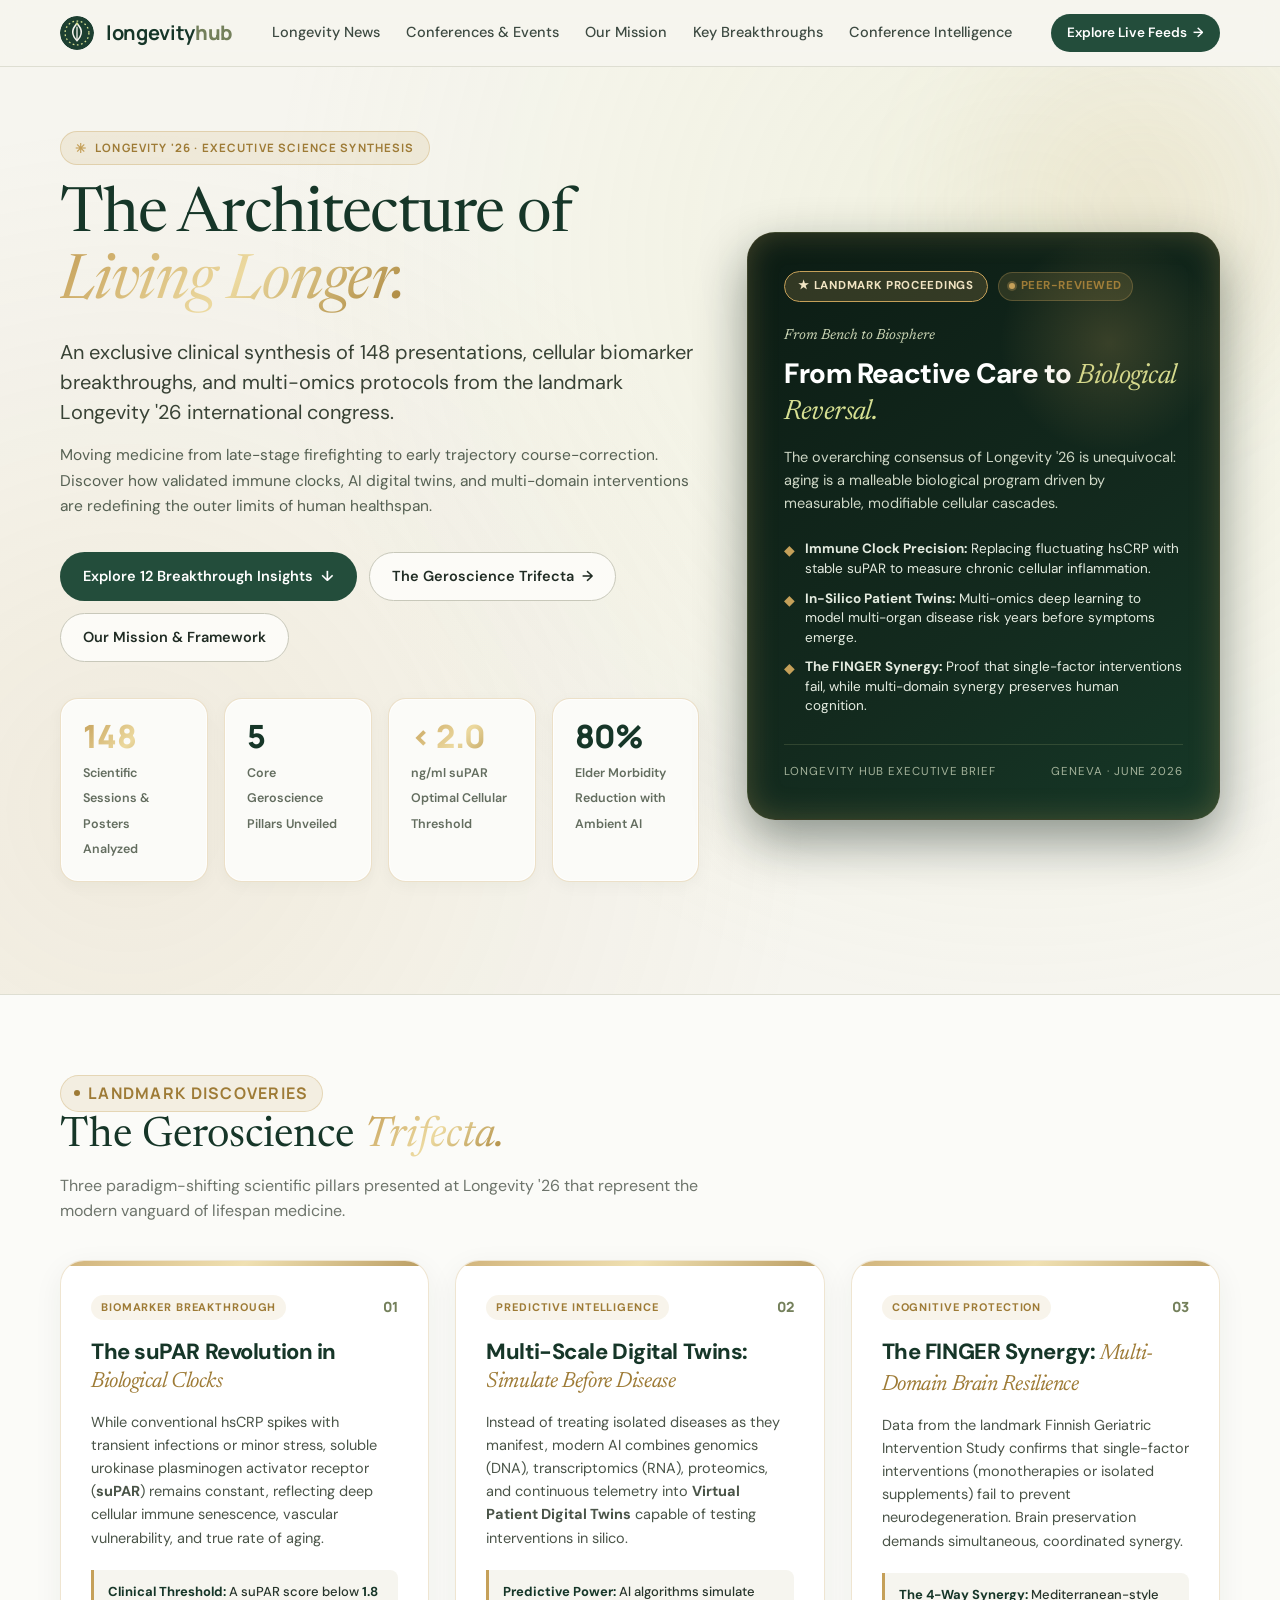
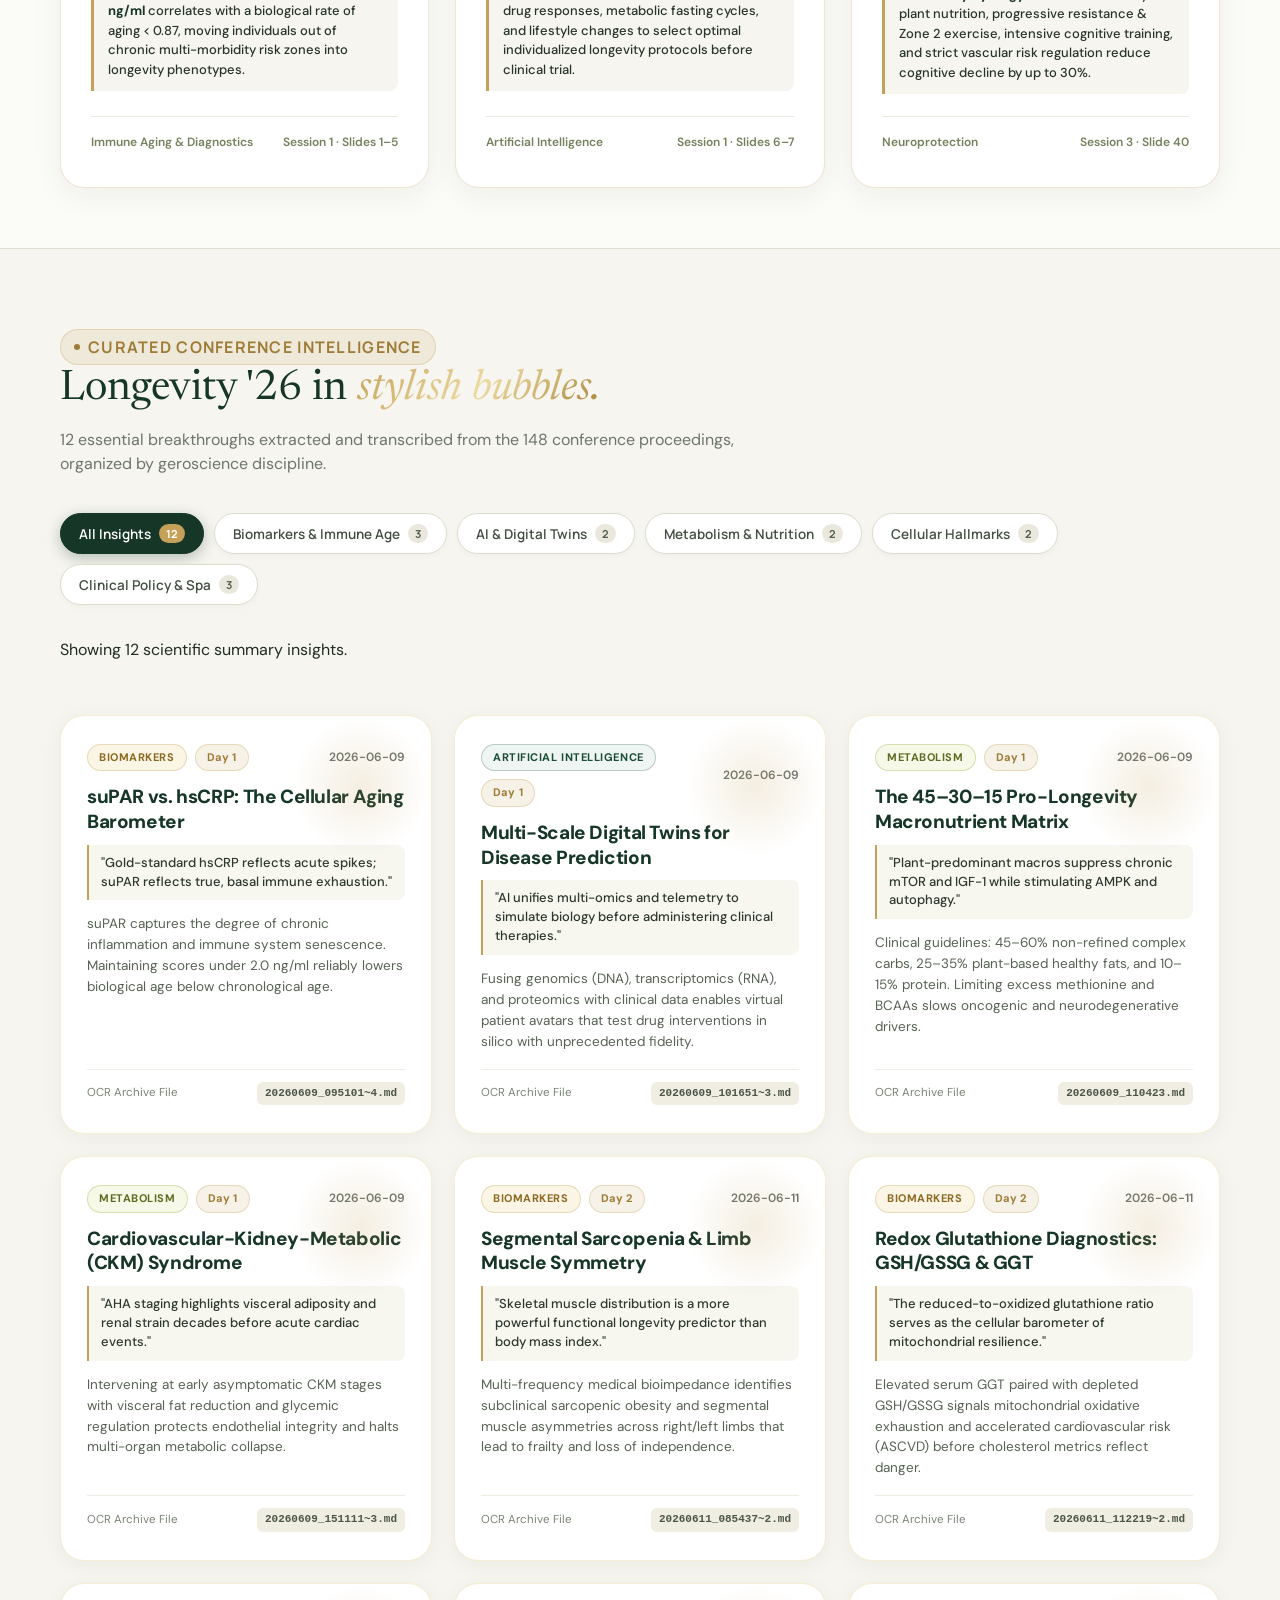
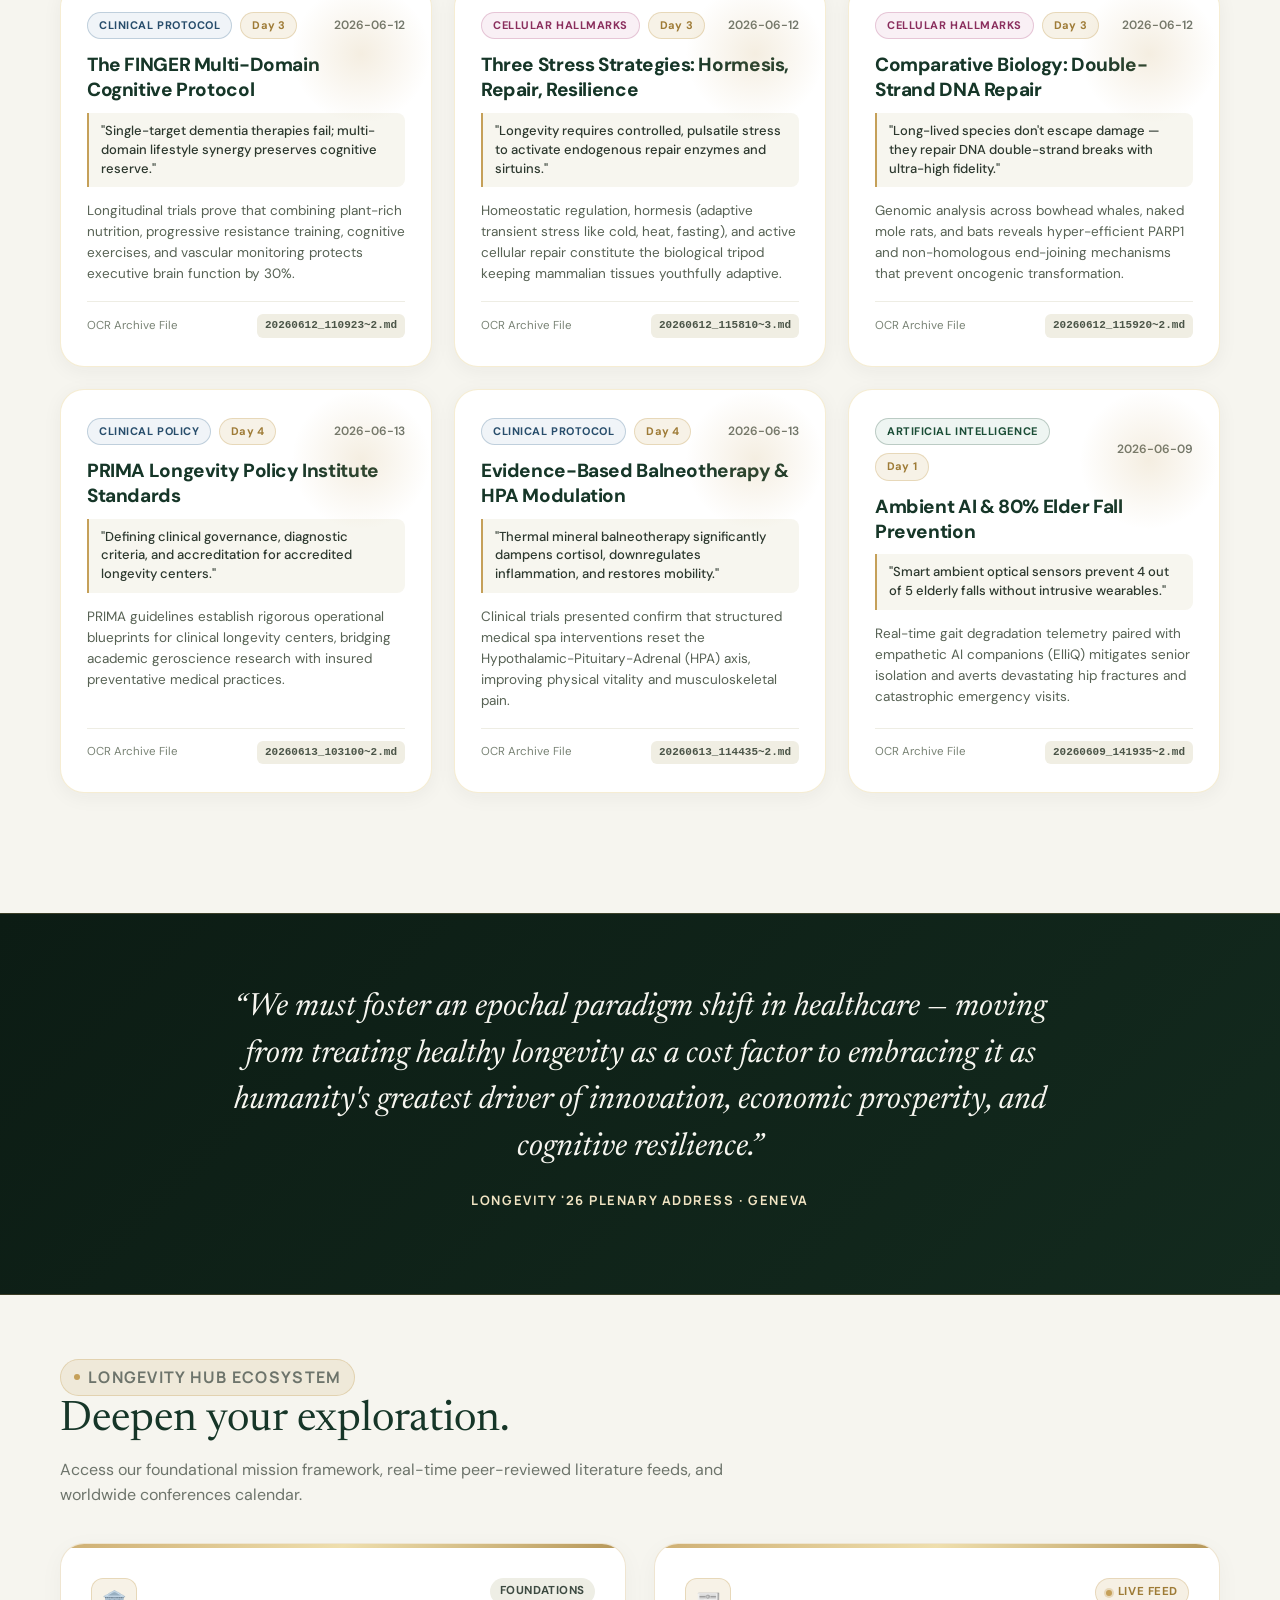
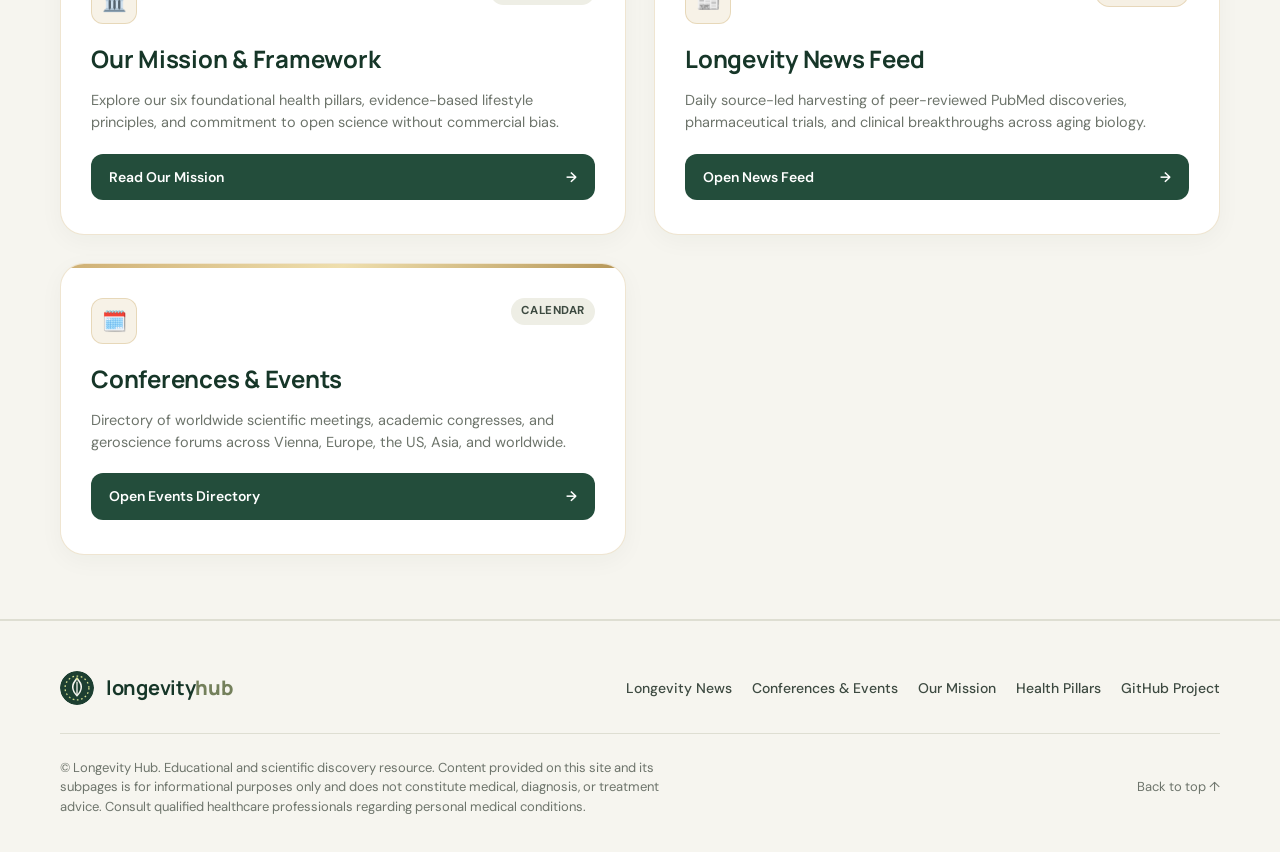
<file: public/index.html>
<!doctype html>
<html lang="en">
  <head>
    <meta charset="utf-8">
    <meta name="viewport" content="width=device-width, initial-scale=1">
    <meta name="theme-color" content="#1d3f31">
    <meta
      name="description"
      content="Longevity Hub — Executive intelligence, clinical breakthroughs, and multi-omics insights from the landmark Longevity '26 global gathering."
    >
    <title>Longevity Hub — Science, Gatherings &amp; Discoveries for a Healthier Lifespan</title>
    <link rel="icon" href="./favicon.svg" type="image/svg+xml">
    <link rel="stylesheet" href="./styles.css">
    <link rel="stylesheet" href="./landing.css">
    <script src="./landing.js" defer></script>
  </head>
  <body>
    <a class="skip-link" href="#main">Skip to content</a>

    <header class="site-header">
      <div class="shell header-inner">
        <a class="brand" href="./" aria-label="Longevity Hub home">
          <span class="brand-mark" aria-hidden="true">
            <svg viewBox="0 0 40 40" fill="none">
              <rect width="40" height="40" rx="20" fill="#1D3F31"/>
              <circle cx="20" cy="20" r="14" stroke="#D6DF92" stroke-width="1.5" stroke-dasharray="2 3"/>
              <path d="M20 9C14 15 13 22 20 29C27 22 26 15 20 9Z" stroke="#F6F5EF" stroke-width="1.75" stroke-linejoin="round"/>
              <path d="M20 13V27" stroke="#F6F5EF" stroke-width="1.5" stroke-linecap="round"/>
              <circle cx="20" cy="9" r="1.5" fill="#D6DF92"/>
            </svg>
          </span>
          <span class="brand-name">longevity<span>hub</span></span>
        </a>

        <nav class="primary-nav" aria-label="Main navigation">
          <a href="./news/">Longevity News</a>
          <a href="./events/">Conferences &amp; Events</a>
          <a href="./mission/">Our Mission</a>
          <a href="#highlines">Key Breakthroughs</a>
          <a href="#intelligence">Conference Intelligence</a>
        </nav>

        <a class="header-cta" href="./news/">Explore Live Feeds <span aria-hidden="true">→</span></a>
      </div>
    </header>

    <main id="main">
      <!-- Luxury Hero Section -->
      <section class="landing-hero" aria-labelledby="hero-title">
        <div class="shell hero-grid">
          <div class="hero-copy">
            <div class="landing-eyebrow">
              <span class="spark-icon" aria-hidden="true">✳</span>
              <span>Longevity '26 · Executive Science Synthesis</span>
            </div>
            <h1 class="landing-title" id="hero-title">
              The Architecture of<br><em>Living Longer.</em>
            </h1>
            <p class="landing-lede">
              An exclusive clinical synthesis of 148 presentations, cellular biomarker breakthroughs, and multi-omics protocols from the landmark Longevity '26 international congress.
            </p>
            <p class="landing-desc">
              Moving medicine from late-stage firefighting to early trajectory course-correction. Discover how validated immune clocks, AI digital twins, and multi-domain interventions are redefining the outer limits of human healthspan.
            </p>

            <div class="hero-actions">
              <a class="button button-primary" href="#intelligence">
                Explore 12 Breakthrough Insights <span aria-hidden="true">↓</span>
              </a>
              <a class="button button-secondary" href="#highlines">
                The Geroscience Trifecta <span aria-hidden="true">→</span>
              </a>
              <a class="button button-secondary" href="./mission/">
                Our Mission &amp; Framework
              </a>
            </div>

            <!-- Luxury Stat Ribbon -->
            <div class="luxury-stats-grid">
              <div class="luxury-stat-card">
                <span class="stat-number stat-gold-accent">148</span>
                <span class="stat-label">Scientific Sessions &amp; Posters Analyzed</span>
              </div>
              <div class="luxury-stat-card">
                <span class="stat-number">5</span>
                <span class="stat-label">Core Geroscience Pillars Unveiled</span>
              </div>
              <div class="luxury-stat-card">
                <span class="stat-number stat-gold-accent">&lt; 2.0</span>
                <span class="stat-label">ng/ml suPAR Optimal Cellular Threshold</span>
              </div>
              <div class="luxury-stat-card">
                <span class="stat-number">80%</span>
                <span class="stat-label">Elder Morbidity Reduction with Ambient AI</span>
              </div>
            </div>
          </div>

          <!-- Highline Showcase Card -->
          <div class="luxury-showcase-card">
            <div>
              <div class="showcase-badge-row">
                <span class="showcase-pill-gold">★ Landmark Proceedings</span>
                <span class="badge badge-live"><span class="pulse-dot"></span> Peer-Reviewed</span>
              </div>
              <p class="showcase-kicker">From Bench to Biosphere</p>
              <h2 class="showcase-heading">
                From Reactive Care to <em>Biological Reversal.</em>
              </h2>
              <p class="showcase-body">
                The overarching consensus of Longevity '26 is unequivocal: aging is a malleable biological program driven by measurable, modifiable cellular cascades.
              </p>

              <div class="showcase-keypoints">
                <div class="showcase-point">
                  <span class="showcase-point-icon" aria-hidden="true">◆</span>
                  <span><strong>Immune Clock Precision:</strong> Replacing fluctuating hsCRP with stable suPAR to measure chronic cellular inflammation.</span>
                </div>
                <div class="showcase-point">
                  <span class="showcase-point-icon" aria-hidden="true">◆</span>
                  <span><strong>In-Silico Patient Twins:</strong> Multi-omics deep learning to model multi-organ disease risk years before symptoms emerge.</span>
                </div>
                <div class="showcase-point">
                  <span class="showcase-point-icon" aria-hidden="true">◆</span>
                  <span><strong>The FINGER Synergy:</strong> Proof that single-factor interventions fail, while multi-domain synergy preserves human cognition.</span>
                </div>
              </div>
            </div>

            <div class="showcase-footer">
              <span>Longevity Hub Executive Brief</span>
              <span>Geneva · June 2026</span>
            </div>
          </div>
        </div>
      </section>

      <!-- The Geroscience Trifecta (Highline Features) -->
      <section class="section-highlines" id="highlines" aria-labelledby="highlines-title">
        <div class="shell">
          <div class="section-head">
            <p class="eyebrow" style="color: var(--gold-dark);"><span class="eyebrow-dot" style="background: var(--gold-dark);"></span> Landmark Discoveries</p>
            <h2 id="highlines-title">The Geroscience <em>Trifecta.</em></h2>
            <p>Three paradigm-shifting scientific pillars presented at Longevity '26 that represent the modern vanguard of lifespan medicine.</p>
          </div>

          <div class="trifecta-grid">
            <!-- Trifecta 1: suPAR -->
            <article class="trifecta-card">
              <div>
                <div class="trifecta-top">
                  <span class="trifecta-tag">Biomarker Breakthrough</span>
                  <span class="trifecta-num">01</span>
                </div>
                <h3 class="trifecta-title">The suPAR Revolution in <em>Biological Clocks</em></h3>
                <p class="trifecta-body">
                  While conventional hsCRP spikes with transient infections or minor stress, soluble urokinase plasminogen activator receptor (<strong>suPAR</strong>) remains constant, reflecting deep cellular immune senescence, vascular vulnerability, and true rate of aging.
                </p>
                <div class="trifecta-highlight-box">
                  <strong>Clinical Threshold:</strong> A suPAR score below <strong>1.8 ng/ml</strong> correlates with a biological rate of aging &lt; 0.87, moving individuals out of chronic multi-morbidity risk zones into longevity phenotypes.
                </div>
              </div>
              <div class="trifecta-foot">
                <span>Immune Aging &amp; Diagnostics</span>
                <span>Session 1 · Slides 1–5</span>
              </div>
            </article>

            <!-- Trifecta 2: Digital Twins -->
            <article class="trifecta-card">
              <div>
                <div class="trifecta-top">
                  <span class="trifecta-tag">Predictive Intelligence</span>
                  <span class="trifecta-num">02</span>
                </div>
                <h3 class="trifecta-title">Multi-Scale Digital Twins: <em>Simulate Before Disease</em></h3>
                <p class="trifecta-body">
                  Instead of treating isolated diseases as they manifest, modern AI combines genomics (DNA), transcriptomics (RNA), proteomics, and continuous telemetry into <strong>Virtual Patient Digital Twins</strong> capable of testing interventions in silico.
                </p>
                <div class="trifecta-highlight-box">
                  <strong>Predictive Power:</strong> Al algorithms simulate drug responses, metabolic fasting cycles, and lifestyle changes to select optimal individualized longevity protocols before clinical trial.
                </div>
              </div>
              <div class="trifecta-foot">
                <span>Artificial Intelligence</span>
                <span>Session 1 · Slides 6–7</span>
              </div>
            </article>

            <!-- Trifecta 3: FINGER Synergy -->
            <article class="trifecta-card">
              <div>
                <div class="trifecta-top">
                  <span class="trifecta-tag">Cognitive Protection</span>
                  <span class="trifecta-num">03</span>
                </div>
                <h3 class="trifecta-title">The FINGER Synergy: <em>Multi-Domain Brain Resilience</em></h3>
                <p class="trifecta-body">
                  Data from the landmark Finnish Geriatric Intervention Study confirms that single-factor interventions (monotherapies or isolated supplements) fail to prevent neurodegeneration. Brain preservation demands simultaneous, coordinated synergy.
                </p>
                <div class="trifecta-highlight-box">
                  <strong>The 4-Way Synergy:</strong> Mediterranean-style plant nutrition, progressive resistance &amp; Zone 2 exercise, intensive cognitive training, and strict vascular risk regulation reduce cognitive decline by up to 30%.
                </div>
              </div>
              <div class="trifecta-foot">
                <span>Neuroprotection</span>
                <span>Session 3 · Slide 40</span>
              </div>
            </article>
          </div>
        </div>
      </section>

      <!-- Interactive Conference Summary Bubbles Section -->
      <section class="section-summary-bubbles" id="intelligence" aria-labelledby="intelligence-title">
        <div class="shell">
          <div class="section-head">
            <p class="eyebrow" style="color: var(--gold-dark);"><span class="eyebrow-dot" style="background: var(--gold-dark);"></span> Curated Conference Intelligence</p>
            <h2 id="intelligence-title">Longevity '26 in <em>stylish bubbles.</em></h2>
            <p>12 essential breakthroughs extracted and transcribed from the 148 conference proceedings, organized by geroscience discipline.</p>
          </div>

          <!-- Category Filter Bar -->
          <div class="summary-filter-bar" aria-label="Filter insights by discipline">
            <div class="summary-filter-options" role="group" aria-label="Discipline filter">
              <button class="summary-filter-btn is-active" type="button" data-summary-category="all" aria-pressed="true">
                <span>All Insights</span>
                <span class="filter-count-badge">12</span>
              </button>
              <button class="summary-filter-btn" type="button" data-summary-category="biomarkers" aria-pressed="false">
                <span>Biomarkers &amp; Immune Age</span>
                <span class="filter-count-badge">3</span>
              </button>
              <button class="summary-filter-btn" type="button" data-summary-category="ai" aria-pressed="false">
                <span>AI &amp; Digital Twins</span>
                <span class="filter-count-badge">2</span>
              </button>
              <button class="summary-filter-btn" type="button" data-summary-category="nutrition" aria-pressed="false">
                <span>Metabolism &amp; Nutrition</span>
                <span class="filter-count-badge">2</span>
              </button>
              <button class="summary-filter-btn" type="button" data-summary-category="hallmarks" aria-pressed="false">
                <span>Cellular Hallmarks</span>
                <span class="filter-count-badge">2</span>
              </button>
              <button class="summary-filter-btn" type="button" data-summary-category="clinical" aria-pressed="false">
                <span>Clinical Policy &amp; Spa</span>
                <span class="filter-count-badge">3</span>
              </button>
            </div>
            <p class="sr-only" id="summary-filter-status" aria-live="polite">Showing 12 scientific summary insights.</p>
          </div>

          <!-- The Stylish Bubbles Grid -->
          <div class="events-bubble-grid" id="summary-bubbles-container">
            <!-- Bubble 1: suPAR vs hsCRP -->
            <article class="luxury-bubble" data-category="biomarkers">
              <div>
                <div class="bubble-top">
                  <div class="bubble-badges">
                    <span class="bubble-category-pill pill-biomarkers">Biomarkers</span>
                    <span class="bubble-pill bubble-pill-upcoming">Day 1</span>
                  </div>
                  <span class="bubble-date">2026-06-09</span>
                </div>
                <h3 class="bubble-headline">suPAR vs. hsCRP: The Cellular Aging Barometer</h3>
                <div class="bubble-quote-callout">
                  "Gold-standard hsCRP reflects acute spikes; suPAR reflects true, basal immune exhaustion."
                </div>
                <p class="bubble-evidence-text">
                  suPAR captures the degree of chronic inflammation and immune system senescence. Maintaining scores under 2.0 ng/ml reliably lowers biological age below chronological age.
                </p>
              </div>
              <div class="bubble-slide-meta">
                <span>OCR Archive File</span>
                <span class="slide-ref-badge">20260609_095101~4.md</span>
              </div>
            </article>

            <!-- Bubble 2: Digital Twins -->
            <article class="luxury-bubble" data-category="ai">
              <div>
                <div class="bubble-top">
                  <div class="bubble-badges">
                    <span class="bubble-category-pill pill-ai">Artificial Intelligence</span>
                    <span class="bubble-pill bubble-pill-upcoming">Day 1</span>
                  </div>
                  <span class="bubble-date">2026-06-09</span>
                </div>
                <h3 class="bubble-headline">Multi-Scale Digital Twins for Disease Prediction</h3>
                <div class="bubble-quote-callout">
                  "AI unifies multi-omics and telemetry to simulate biology before administering clinical therapies."
                </div>
                <p class="bubble-evidence-text">
                  Fusing genomics (DNA), transcriptomics (RNA), and proteomics with clinical data enables virtual patient avatars that test drug interventions in silico with unprecedented fidelity.
                </p>
              </div>
              <div class="bubble-slide-meta">
                <span>OCR Archive File</span>
                <span class="slide-ref-badge">20260609_101651~3.md</span>
              </div>
            </article>

            <!-- Bubble 3: Macronutrient Ratio -->
            <article class="luxury-bubble" data-category="nutrition">
              <div>
                <div class="bubble-top">
                  <div class="bubble-badges">
                    <span class="bubble-category-pill pill-nutrition">Metabolism</span>
                    <span class="bubble-pill bubble-pill-upcoming">Day 1</span>
                  </div>
                  <span class="bubble-date">2026-06-09</span>
                </div>
                <h3 class="bubble-headline">The 45–30–15 Pro-Longevity Macronutrient Matrix</h3>
                <div class="bubble-quote-callout">
                  "Plant-predominant macros suppress chronic mTOR and IGF-1 while stimulating AMPK and autophagy."
                </div>
                <p class="bubble-evidence-text">
                  Clinical guidelines: 45–60% non-refined complex carbs, 25–35% plant-based healthy fats, and 10–15% protein. Limiting excess methionine and BCAAs slows oncogenic and neurodegenerative drivers.
                </p>
              </div>
              <div class="bubble-slide-meta">
                <span>OCR Archive File</span>
                <span class="slide-ref-badge">20260609_110423.md</span>
              </div>
            </article>

            <!-- Bubble 4: CKM Syndrome -->
            <article class="luxury-bubble" data-category="nutrition">
              <div>
                <div class="bubble-top">
                  <div class="bubble-badges">
                    <span class="bubble-category-pill pill-nutrition">Metabolism</span>
                    <span class="bubble-pill bubble-pill-upcoming">Day 1</span>
                  </div>
                  <span class="bubble-date">2026-06-09</span>
                </div>
                <h3 class="bubble-headline">Cardiovascular-Kidney-Metabolic (CKM) Syndrome</h3>
                <div class="bubble-quote-callout">
                  "AHA staging highlights visceral adiposity and renal strain decades before acute cardiac events."
                </div>
                <p class="bubble-evidence-text">
                  Intervening at early asymptomatic CKM stages with visceral fat reduction and glycemic regulation protects endothelial integrity and halts multi-organ metabolic collapse.
                </p>
              </div>
              <div class="bubble-slide-meta">
                <span>OCR Archive File</span>
                <span class="slide-ref-badge">20260609_151111~3.md</span>
              </div>
            </article>

            <!-- Bubble 5: Tanita Sarcopenia -->
            <article class="luxury-bubble" data-category="biomarkers">
              <div>
                <div class="bubble-top">
                  <div class="bubble-badges">
                    <span class="bubble-category-pill pill-biomarkers">Biomarkers</span>
                    <span class="bubble-pill bubble-pill-upcoming">Day 2</span>
                  </div>
                  <span class="bubble-date">2026-06-11</span>
                </div>
                <h3 class="bubble-headline">Segmental Sarcopenia &amp; Limb Muscle Symmetry</h3>
                <div class="bubble-quote-callout">
                  "Skeletal muscle distribution is a more powerful functional longevity predictor than body mass index."
                </div>
                <p class="bubble-evidence-text">
                  Multi-frequency medical bioimpedance identifies subclinical sarcopenic obesity and segmental muscle asymmetries across right/left limbs that lead to frailty and loss of independence.
                </p>
              </div>
              <div class="bubble-slide-meta">
                <span>OCR Archive File</span>
                <span class="slide-ref-badge">20260611_085437~2.md</span>
              </div>
            </article>

            <!-- Bubble 6: Redox Glutathione -->
            <article class="luxury-bubble" data-category="biomarkers">
              <div>
                <div class="bubble-top">
                  <div class="bubble-badges">
                    <span class="bubble-category-pill pill-biomarkers">Biomarkers</span>
                    <span class="bubble-pill bubble-pill-upcoming">Day 2</span>
                  </div>
                  <span class="bubble-date">2026-06-11</span>
                </div>
                <h3 class="bubble-headline">Redox Glutathione Diagnostics: GSH/GSSG &amp; GGT</h3>
                <div class="bubble-quote-callout">
                  "The reduced-to-oxidized glutathione ratio serves as the cellular barometer of mitochondrial resilience."
                </div>
                <p class="bubble-evidence-text">
                  Elevated serum GGT paired with depleted GSH/GSSG signals mitochondrial oxidative exhaustion and accelerated cardiovascular risk (ASCVD) before cholesterol metrics reflect danger.
                </p>
              </div>
              <div class="bubble-slide-meta">
                <span>OCR Archive File</span>
                <span class="slide-ref-badge">20260611_112219~2.md</span>
              </div>
            </article>

            <!-- Bubble 7: FINGER Study -->
            <article class="luxury-bubble" data-category="clinical">
              <div>
                <div class="bubble-top">
                  <div class="bubble-badges">
                    <span class="bubble-category-pill pill-clinical">Clinical Protocol</span>
                    <span class="bubble-pill bubble-pill-upcoming">Day 3</span>
                  </div>
                  <span class="bubble-date">2026-06-12</span>
                </div>
                <h3 class="bubble-headline">The FINGER Multi-Domain Cognitive Protocol</h3>
                <div class="bubble-quote-callout">
                  "Single-target dementia therapies fail; multi-domain lifestyle synergy preserves cognitive reserve."
                </div>
                <p class="bubble-evidence-text">
                  Longitudinal trials prove that combining plant-rich nutrition, progressive resistance training, cognitive exercises, and vascular monitoring protects executive brain function by 30%.
                </p>
              </div>
              <div class="bubble-slide-meta">
                <span>OCR Archive File</span>
                <span class="slide-ref-badge">20260612_110923~2.md</span>
              </div>
            </article>

            <!-- Bubble 8: Stress & Hormesis -->
            <article class="luxury-bubble" data-category="hallmarks">
              <div>
                <div class="bubble-top">
                  <div class="bubble-badges">
                    <span class="bubble-category-pill pill-hallmarks">Cellular Hallmarks</span>
                    <span class="bubble-pill bubble-pill-upcoming">Day 3</span>
                  </div>
                  <span class="bubble-date">2026-06-12</span>
                </div>
                <h3 class="bubble-headline">Three Stress Strategies: Hormesis, Repair, Resilience</h3>
                <div class="bubble-quote-callout">
                  "Longevity requires controlled, pulsatile stress to activate endogenous repair enzymes and sirtuins."
                </div>
                <p class="bubble-evidence-text">
                  Homeostatic regulation, hormesis (adaptive transient stress like cold, heat, fasting), and active cellular repair constitute the biological tripod keeping mammalian tissues youthfully adaptive.
                </p>
              </div>
              <div class="bubble-slide-meta">
                <span>OCR Archive File</span>
                <span class="slide-ref-badge">20260612_115810~3.md</span>
              </div>
            </article>

            <!-- Bubble 9: DNA Repair in Nature -->
            <article class="luxury-bubble" data-category="hallmarks">
              <div>
                <div class="bubble-top">
                  <div class="bubble-badges">
                    <span class="bubble-category-pill pill-hallmarks">Cellular Hallmarks</span>
                    <span class="bubble-pill bubble-pill-upcoming">Day 3</span>
                  </div>
                  <span class="bubble-date">2026-06-12</span>
                </div>
                <h3 class="bubble-headline">Comparative Biology: Double-Strand DNA Repair</h3>
                <div class="bubble-quote-callout">
                  "Long-lived species don't escape damage — they repair DNA double-strand breaks with ultra-high fidelity."
                </div>
                <p class="bubble-evidence-text">
                  Genomic analysis across bowhead whales, naked mole rats, and bats reveals hyper-efficient PARP1 and non-homologous end-joining mechanisms that prevent oncogenic transformation.
                </p>
              </div>
              <div class="bubble-slide-meta">
                <span>OCR Archive File</span>
                <span class="slide-ref-badge">20260612_115920~2.md</span>
              </div>
            </article>

            <!-- Bubble 10: PRIMA Policy -->
            <article class="luxury-bubble" data-category="clinical">
              <div>
                <div class="bubble-top">
                  <div class="bubble-badges">
                    <span class="bubble-category-pill pill-clinical">Clinical Policy</span>
                    <span class="bubble-pill bubble-pill-upcoming">Day 4</span>
                  </div>
                  <span class="bubble-date">2026-06-13</span>
                </div>
                <h3 class="bubble-headline">PRIMA Longevity Policy Institute Standards</h3>
                <div class="bubble-quote-callout">
                  "Defining clinical governance, diagnostic criteria, and accreditation for accredited longevity centers."
                </div>
                <p class="bubble-evidence-text">
                  PRIMA guidelines establish rigorous operational blueprints for clinical longevity centers, bridging academic geroscience research with insured preventative medical practices.
                </p>
              </div>
              <div class="bubble-slide-meta">
                <span>OCR Archive File</span>
                <span class="slide-ref-badge">20260613_103100~2.md</span>
              </div>
            </article>

            <!-- Bubble 11: Balneotherapy -->
            <article class="luxury-bubble" data-category="clinical">
              <div>
                <div class="bubble-top">
                  <div class="bubble-badges">
                    <span class="bubble-category-pill pill-clinical">Clinical Protocol</span>
                    <span class="bubble-pill bubble-pill-upcoming">Day 4</span>
                  </div>
                  <span class="bubble-date">2026-06-13</span>
                </div>
                <h3 class="bubble-headline">Evidence-Based Balneotherapy &amp; HPA Modulation</h3>
                <div class="bubble-quote-callout">
                  "Thermal mineral balneotherapy significantly dampens cortisol, downregulates inflammation, and restores mobility."
                </div>
                <p class="bubble-evidence-text">
                  Clinical trials presented confirm that structured medical spa interventions reset the Hypothalamic-Pituitary-Adrenal (HPA) axis, improving physical vitality and musculoskeletal pain.
                </p>
              </div>
              <div class="bubble-slide-meta">
                <span>OCR Archive File</span>
                <span class="slide-ref-badge">20260613_114435~2.md</span>
              </div>
            </article>

            <!-- Bubble 12: Ambient AI Falls -->
            <article class="luxury-bubble" data-category="ai">
              <div>
                <div class="bubble-top">
                  <div class="bubble-badges">
                    <span class="bubble-category-pill pill-ai">Artificial Intelligence</span>
                    <span class="bubble-pill bubble-pill-upcoming">Day 1</span>
                  </div>
                  <span class="bubble-date">2026-06-09</span>
                </div>
                <h3 class="bubble-headline">Ambient AI &amp; 80% Elder Fall Prevention</h3>
                <div class="bubble-quote-callout">
                  "Smart ambient optical sensors prevent 4 out of 5 elderly falls without intrusive wearables."
                </div>
                <p class="bubble-evidence-text">
                  Real-time gait degradation telemetry paired with empathetic AI companions (ElliQ) mitigates senior isolation and averts devastating hip fractures and catastrophic emergency visits.
                </p>
              </div>
              <div class="bubble-slide-meta">
                <span>OCR Archive File</span>
                <span class="slide-ref-badge">20260609_141935~2.md</span>
              </div>
            </article>
          </div>
        </div>
      </section>

      <!-- Epochal Quote Callout Section -->
      <section class="section-quote" aria-label="Conference Keynote Quote">
        <div class="shell">
          <div class="quote-content">
            <blockquote class="quote-text">
              “We must foster an epochal paradigm shift in healthcare — moving from treating healthy longevity as a cost factor to embracing it as humanity's greatest driver of innovation, economic prosperity, and cognitive resilience.”
            </blockquote>
            <p class="quote-author">Longevity '26 Plenary Address · Geneva</p>
          </div>
        </div>
      </section>

      <!-- Ecosystem Portals Section -->
      <section class="section" id="portals" aria-labelledby="portals-title">
        <div class="shell">
          <div class="section-head">
            <p class="eyebrow"><span class="eyebrow-dot"></span> Longevity Hub Ecosystem</p>
            <h2 id="portals-title">Deepen your exploration.</h2>
            <p>Access our foundational mission framework, real-time peer-reviewed literature feeds, and worldwide conferences calendar.</p>
          </div>

          <div class="portals-grid">
            <!-- Mission Portal Card -->
            <article class="portal-card">
              <div class="portal-header">
                <div class="portal-icon" aria-hidden="true">🏛️</div>
                <span class="badge">Foundations</span>
              </div>
              <h3>Our Mission &amp; Framework</h3>
              <p class="portal-desc">
                Explore our six foundational health pillars, evidence-based lifestyle principles, and commitment to open science without commercial bias.
              </p>
              <a class="portal-cta" href="./mission/">
                <span>Read Our Mission</span>
                <span aria-hidden="true">→</span>
              </a>
            </article>

            <!-- News Portal Card -->
            <article class="portal-card">
              <div class="portal-header">
                <div class="portal-icon" aria-hidden="true">📰</div>
                <span class="badge badge-live"><span class="pulse-dot"></span> Live Feed</span>
              </div>
              <h3>Longevity News Feed</h3>
              <p class="portal-desc">
                Daily source-led harvesting of peer-reviewed PubMed discoveries, pharmaceutical trials, and clinical breakthroughs across aging biology.
              </p>
              <a class="portal-cta" href="./news/">
                <span>Open News Feed</span>
                <span aria-hidden="true">→</span>
              </a>
            </article>

            <!-- Events Portal Card -->
            <article class="portal-card">
              <div class="portal-header">
                <div class="portal-icon" aria-hidden="true">🗓️</div>
                <span class="badge">Calendar</span>
              </div>
              <h3>Conferences &amp; Events</h3>
              <p class="portal-desc">
                Directory of worldwide scientific meetings, academic congresses, and geroscience forums across Vienna, Europe, the US, Asia, and worldwide.
              </p>
              <a class="portal-cta" href="./events/">
                <span>Open Events Directory</span>
                <span aria-hidden="true">→</span>
              </a>
            </article>
          </div>
        </div>
      </section>
    </main>

    <!-- Site Footer -->
    <footer class="site-footer" id="sources">
      <div class="shell footer-main">
        <a class="brand" href="./" aria-label="Longevity Hub home">
          <span class="brand-mark" aria-hidden="true">
            <svg viewBox="0 0 40 40" fill="none">
              <rect width="40" height="40" rx="20" fill="#1D3F31"/>
              <circle cx="20" cy="20" r="14" stroke="#D6DF92" stroke-width="1.5" stroke-dasharray="2 3"/>
              <path d="M20 9C14 15 13 22 20 29C27 22 26 15 20 9Z" stroke="#F6F5EF" stroke-width="1.75" stroke-linejoin="round"/>
              <path d="M20 13V27" stroke="#F6F5EF" stroke-width="1.5" stroke-linecap="round"/>
              <circle cx="20" cy="9" r="1.5" fill="#D6DF92"/>
            </svg>
          </span>
          <span class="brand-name">longevity<span>hub</span></span>
        </a>

        <nav class="footer-nav" aria-label="Footer navigation">
          <a href="./news/">Longevity News</a>
          <a href="./events/">Conferences &amp; Events</a>
          <a href="./mission/">Our Mission</a>
          <a href="./mission/#pillars">Health Pillars</a>
          <a href="https://github.com/knightkalman/longevity-hub" target="_blank" rel="noopener noreferrer">GitHub Project</a>
        </nav>
      </div>

      <div class="shell footer-bottom">
        <p class="disclaimer">
          © Longevity Hub. Educational and scientific discovery resource. Content provided on this site and its subpages is for informational purposes only and does not constitute medical, diagnosis, or treatment advice. Consult qualified healthcare professionals regarding personal medical conditions.
        </p>
        <p><a href="#main">Back to top ↑</a></p>
      </div>
    </footer>
  </body>
</html>
</file>
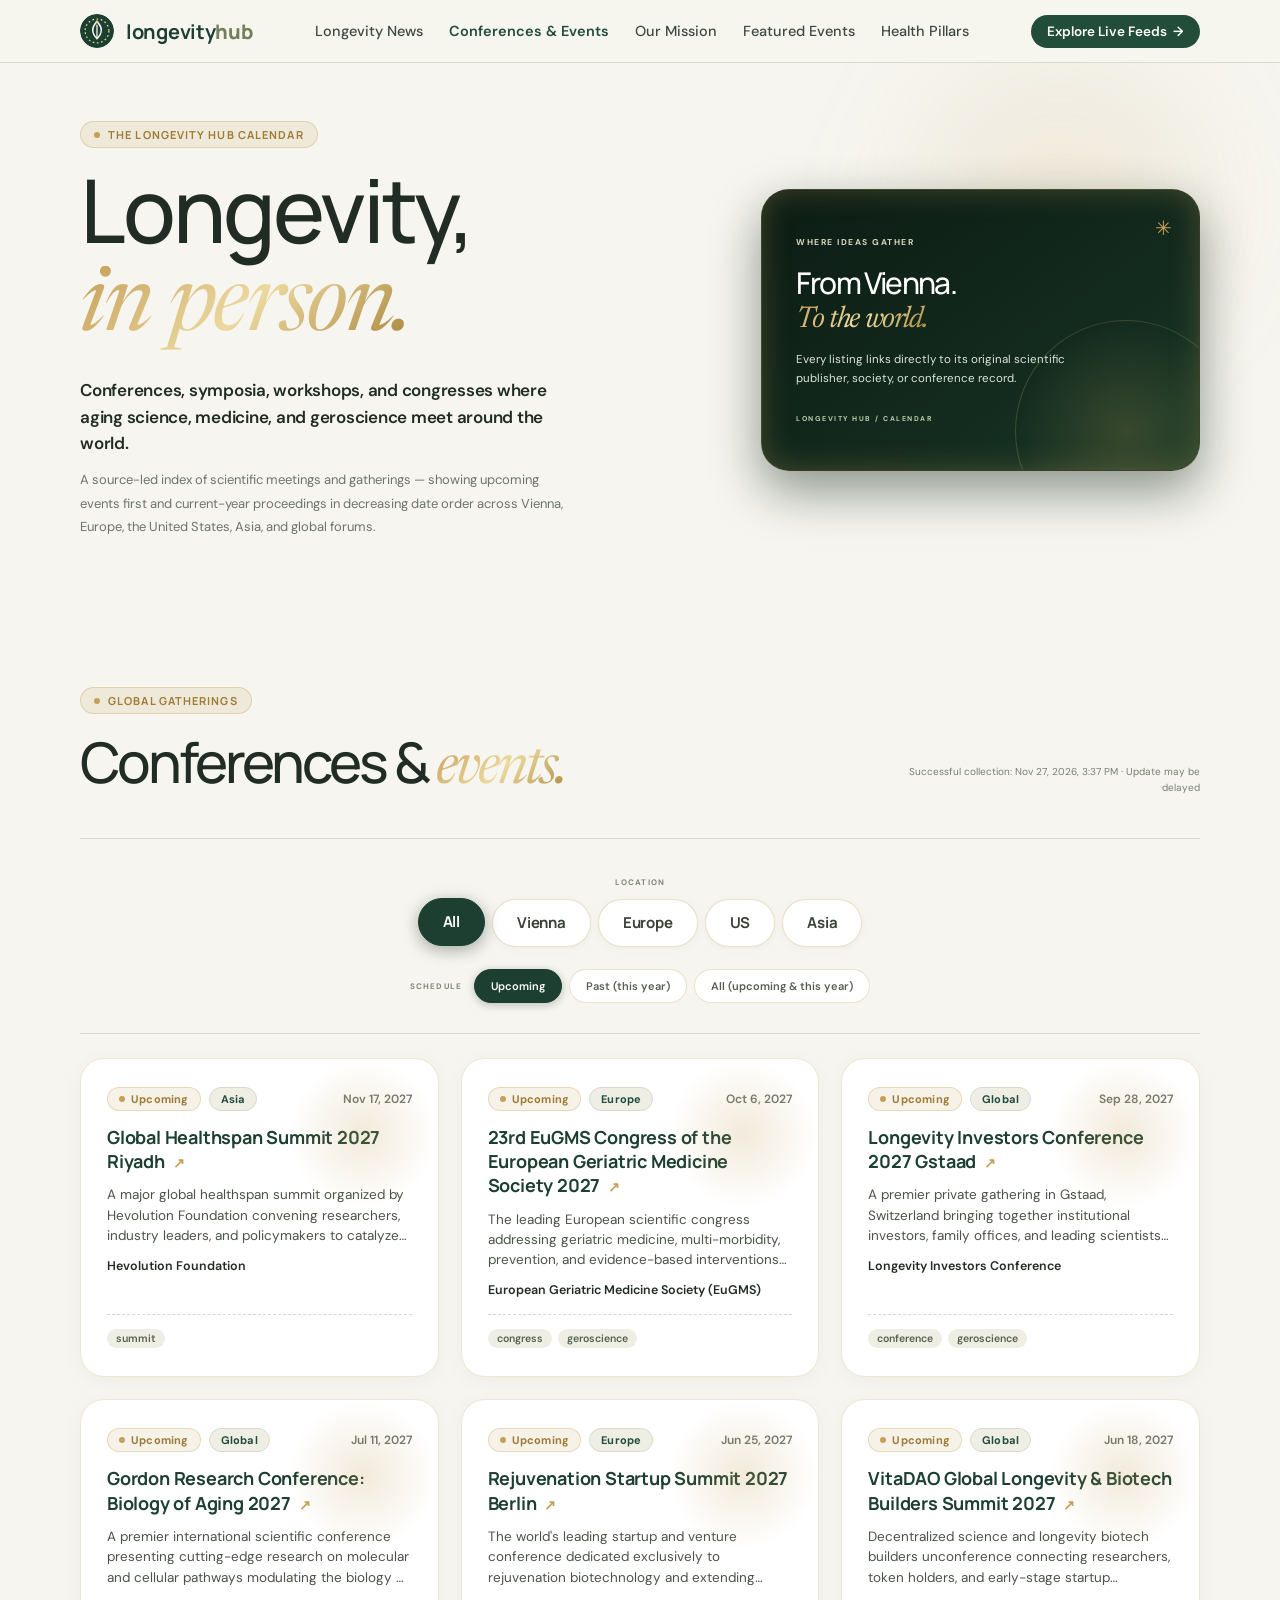
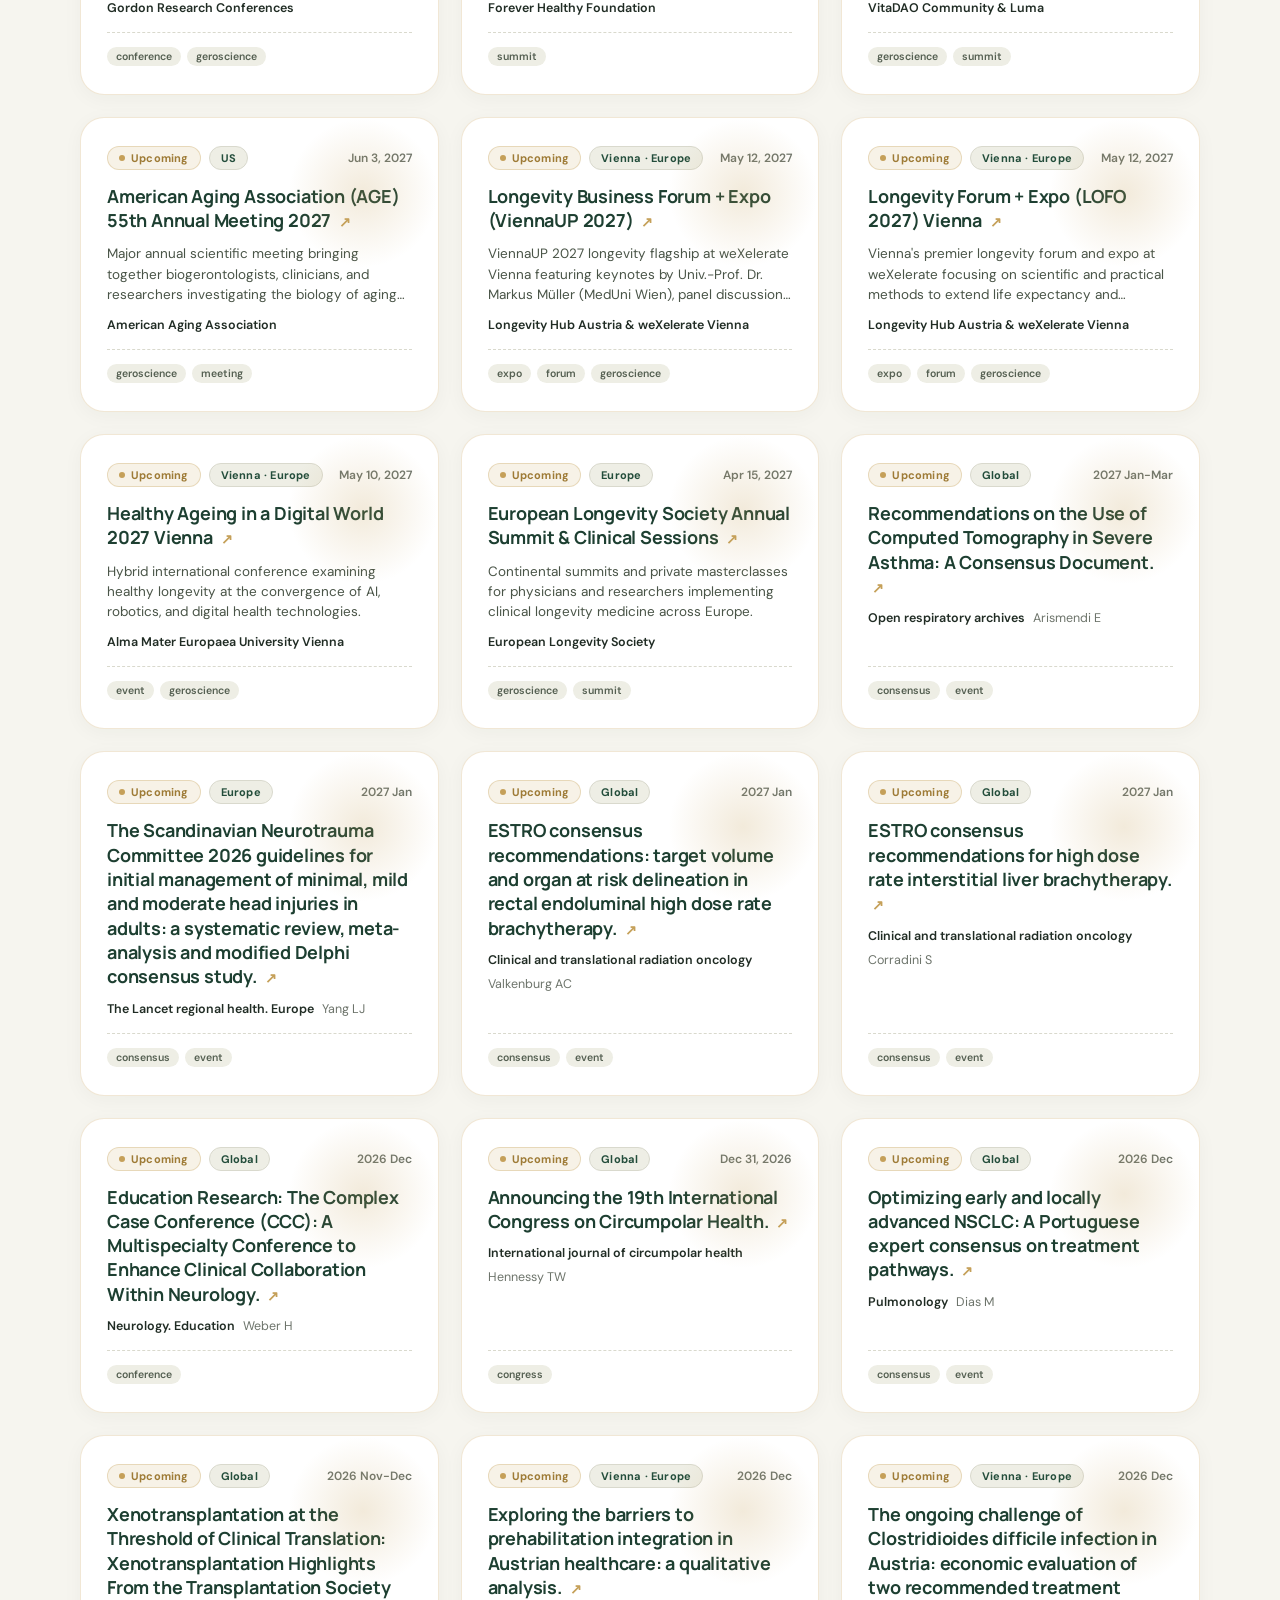
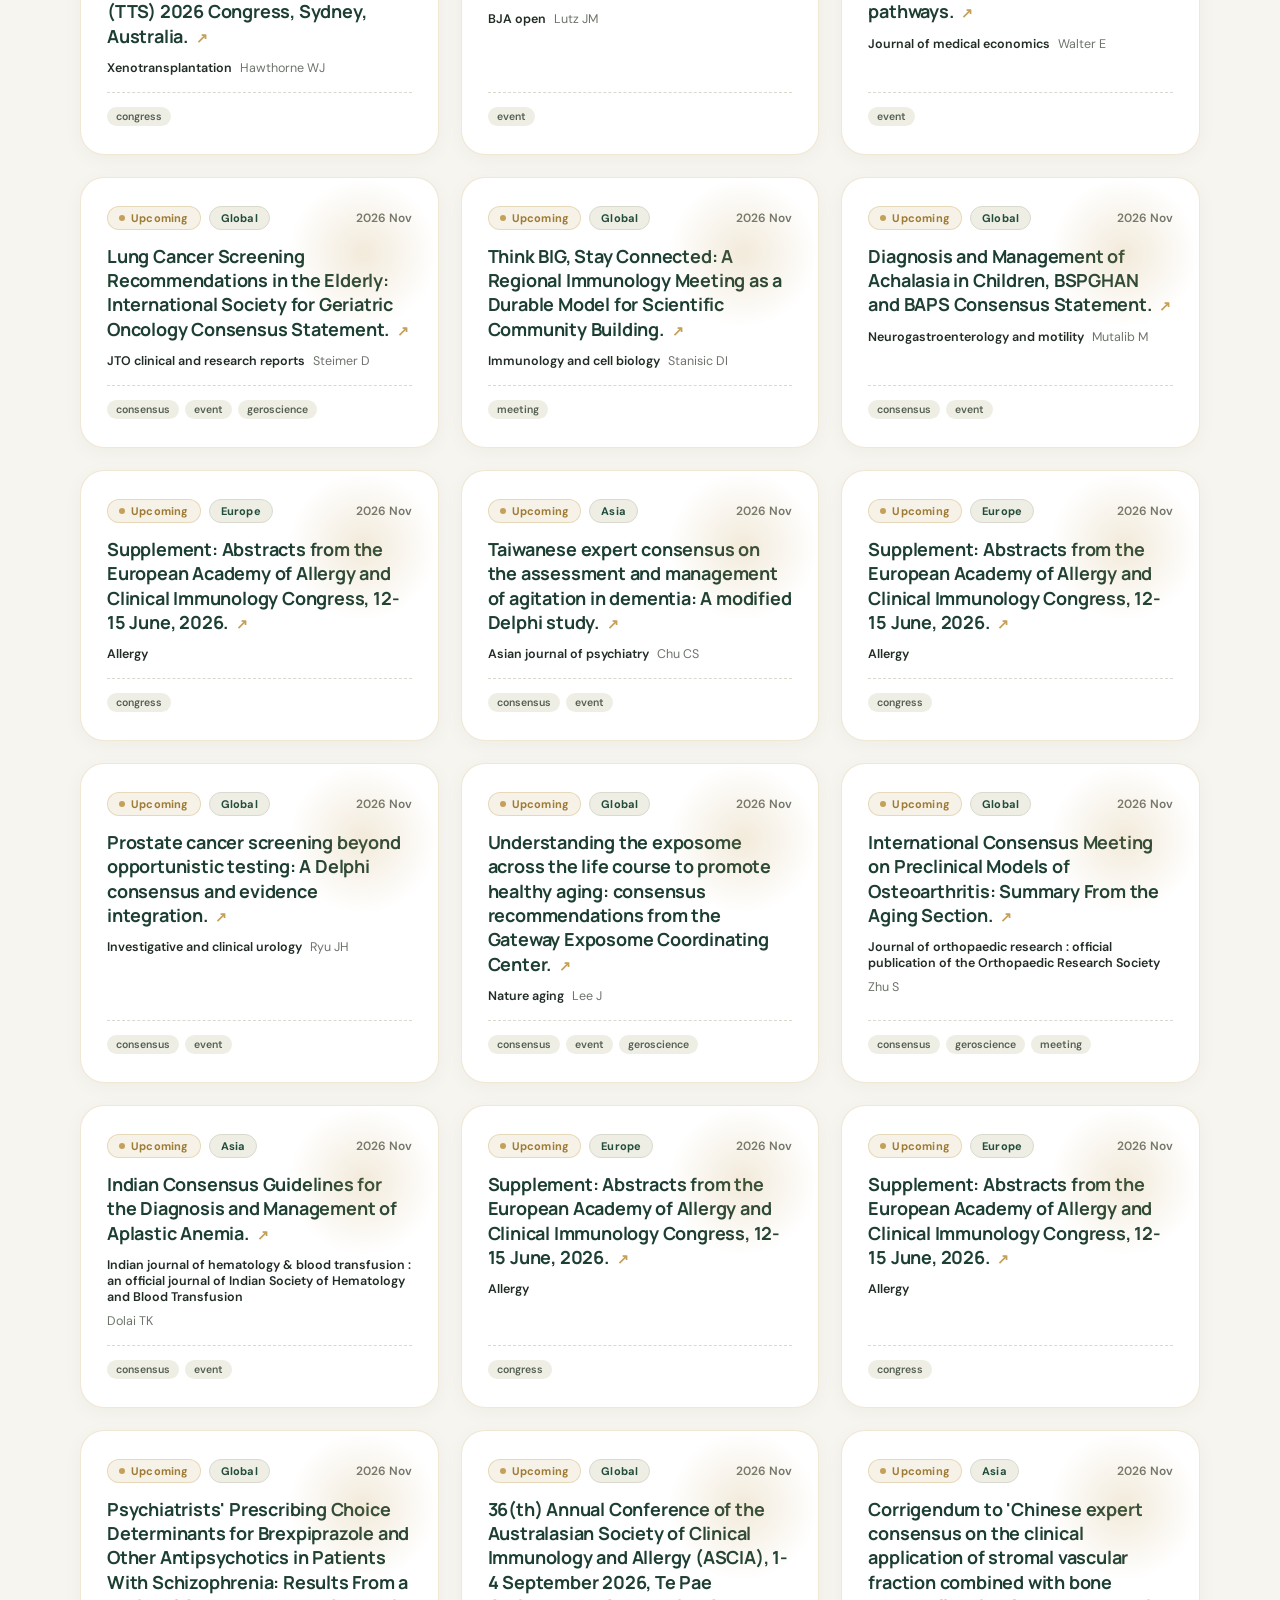
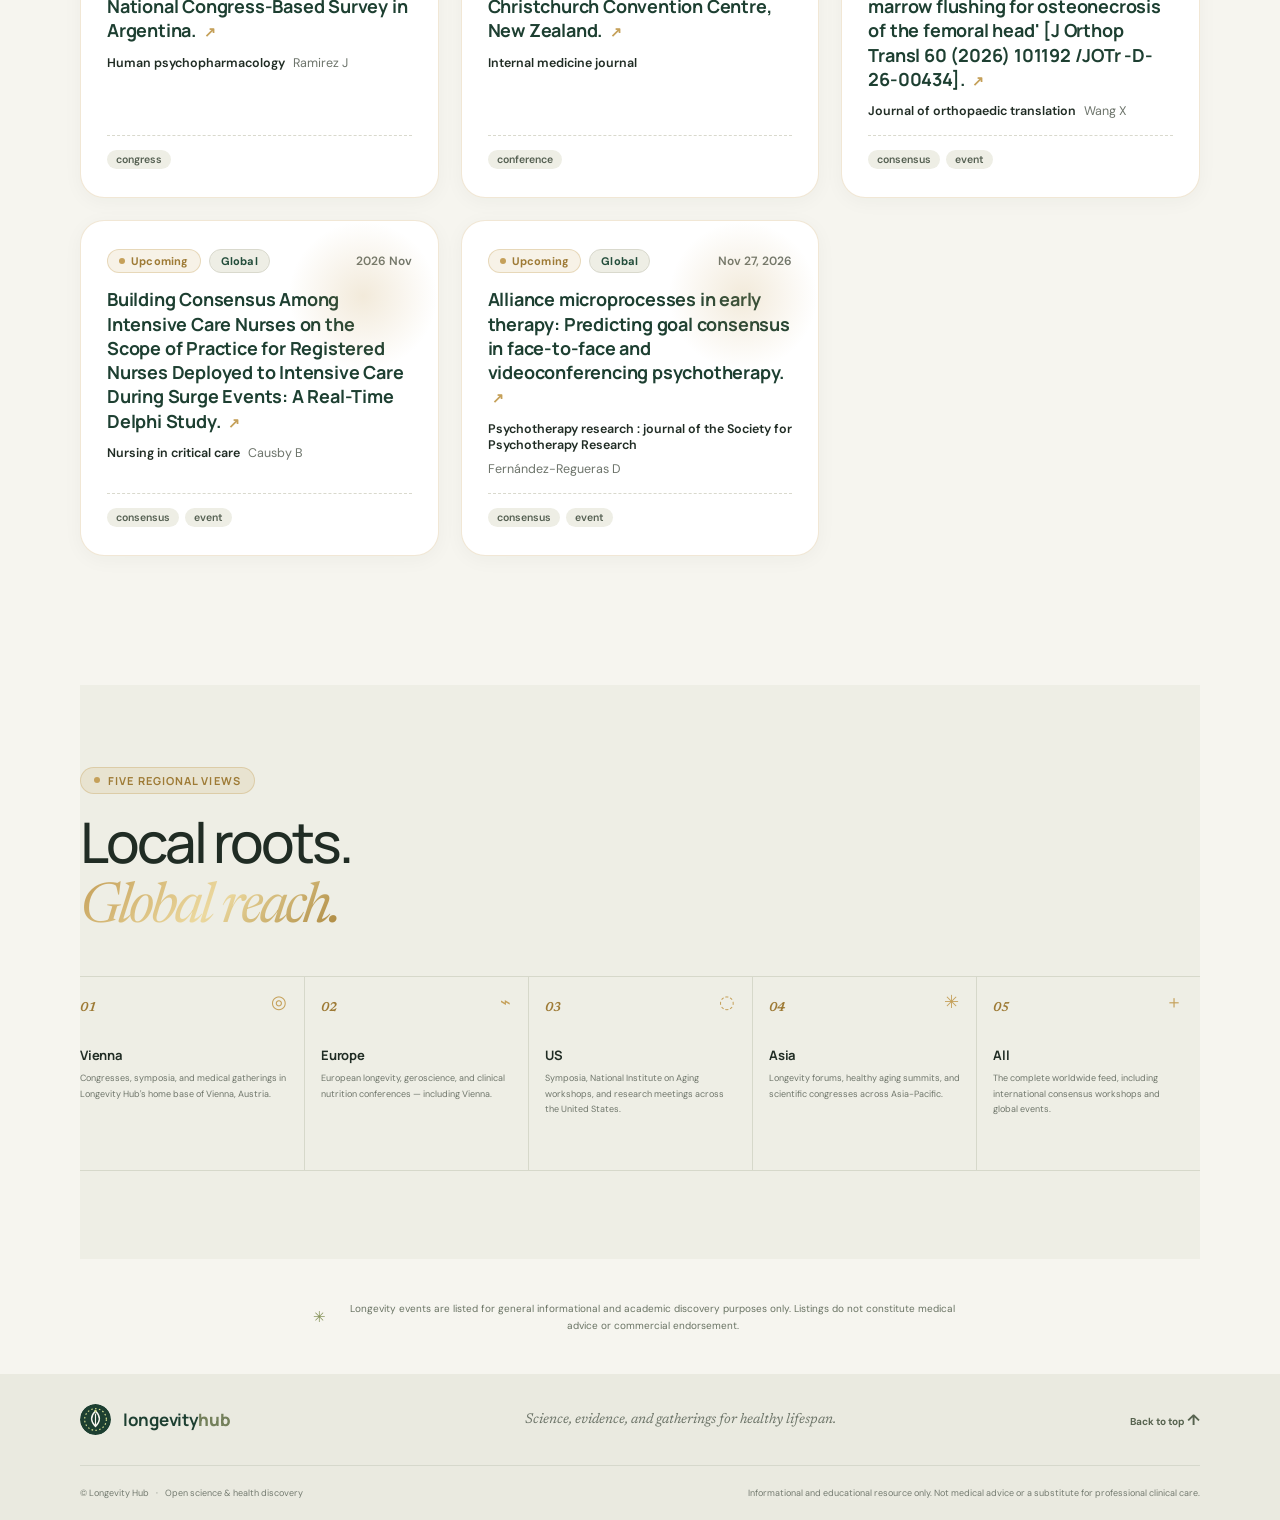
<file: public/events/index.html>
<!doctype html>
<html lang="en">
  <head>
    <meta charset="utf-8">
    <meta name="viewport" content="width=device-width, initial-scale=1">
    <meta name="theme-color" content="#f6f5ef">
    <meta
      name="description"
      content="A source-led global directory of longevity, healthy aging, and geroscience conferences and events — grouped across Vienna, Europe, the US, Asia, and worldwide."
    >
    <title>Longevity Events — Longevity Hub</title>
    <link rel="icon" href="../favicon.svg" type="image/svg+xml">
    <link rel="stylesheet" href="./events.css">
    <script src="./events.js" defer></script>
  </head>
  <body>
    <a class="skip-link" href="#main">Skip to content</a>
    <header class="site-header">
      <div class="shell header-inner">
        <a class="brand" href="../" aria-label="Longevity Hub home">
          <span class="brand-mark" aria-hidden="true">
            <svg viewBox="0 0 40 40" fill="none">
              <rect width="40" height="40" rx="20" fill="#1D3F31"/>
              <circle cx="20" cy="20" r="14" stroke="#D6DF92" stroke-width="1.5" stroke-dasharray="2 3"/>
              <path d="M20 9C14 15 13 22 20 29C27 22 26 15 20 9Z" stroke="#F6F5EF" stroke-width="1.75" stroke-linejoin="round"/>
              <path d="M20 13V27" stroke="#F6F5EF" stroke-width="1.5" stroke-linecap="round"/>
              <circle cx="20" cy="9" r="1.5" fill="#D6DF92"/>
            </svg>
          </span>
          <span class="brand-name">longevity<span>hub</span></span>
        </a>
        <nav class="primary-nav" aria-label="Main navigation">
          <a href="../news/">Longevity News</a>
          <a href="./" aria-current="page">Conferences &amp; Events</a>
          <a href="../mission/">Our Mission</a>
          <a href="../mission/#featured-events">Featured Events</a>
          <a href="../mission/#pillars">Health Pillars</a>
        </nav>
        <a class="header-cta" href="../news/">Explore Live Feeds <span aria-hidden="true">→</span></a>
      </div>
    </header>

    <main id="main" class="shell">
      <section class="news-hero" aria-labelledby="page-title">
        <div class="hero-copy">
          <p class="eyebrow"><span class="eyebrow-dot"></span> The Longevity Hub calendar</p>
          <h1 id="page-title">Longevity,<br><em>in person.</em></h1>
          <p class="hero-lede">Conferences, symposia, workshops, and congresses where aging science, medicine, and geroscience meet around the world.</p>
          <p class="hero-description">A source-led index of scientific meetings and gatherings — showing upcoming events first and current-year proceedings in decreasing date order across Vienna, Europe, the United States, Asia, and global forums.</p>
        </div>
        <aside class="editorial-card" aria-label="Editorial approach">
          <span class="editorial-star" aria-hidden="true">✳</span>
          <p class="editorial-kicker">Where ideas gather</p>
          <h2>From Vienna.<br><em>To the world.</em></h2>
          <p>Every listing links directly to its original scientific publisher, society, or conference record.</p>
          <span class="editorial-index">LONGEVITY HUB / CALENDAR</span>
        </aside>
      </section>

      <section class="feed-section" id="latest" aria-labelledby="latest-title">
        <div class="feed-heading">
          <div>
            <p class="eyebrow"><span class="eyebrow-dot"></span> Global gatherings</p>
            <h2 id="latest-title">Conferences &amp; <em>events.</em></h2>
          </div>
          <p id="feed-freshness" class="feed-freshness">Feed status: loading source metadata.</p>
        </div>

        <div class="filter-bar" aria-label="Filter events by location and schedule">
          <div class="filter-group location-filter-group">
            <span class="filter-label location-filter-label">Location</span>
            <div class="filter-options location-options" role="group" aria-label="Event location">
              <button class="filter-button location-button is-active" type="button" data-location="all" aria-pressed="true">All</button>
              <button class="filter-button location-button" type="button" data-location="vienna" aria-pressed="false">Vienna</button>
              <button class="filter-button location-button" type="button" data-location="europe" aria-pressed="false">Europe</button>
              <button class="filter-button location-button" type="button" data-location="us" aria-pressed="false">US</button>
              <button class="filter-button location-button" type="button" data-location="asia" aria-pressed="false">Asia</button>
            </div>
          </div>
          <div class="filter-group schedule-filter-group">
            <span class="filter-label schedule-filter-label">Schedule</span>
            <div class="filter-options schedule-options" role="group" aria-label="Event timeframe">
              <button class="filter-button is-active" type="button" data-timeframe="upcoming" aria-pressed="true">Upcoming</button>
              <button class="filter-button" type="button" data-timeframe="past" aria-pressed="false">Past (this year)</button>
              <button class="filter-button" type="button" data-timeframe="all" aria-pressed="false">All (upcoming &amp; this year)</button>
            </div>
          </div>
        </div>

        <p class="sr-only" id="filter-status" aria-live="polite" aria-atomic="true"></p>
        <div class="story-list events-bubble-grid" id="story-list" aria-live="polite" aria-busy="true">
          <div class="feed-message" id="feed-message">
            <span class="message-ornament" aria-hidden="true">✳</span>
            <p class="message-label">Source roundup</p>
            <h3>Loading collected events.</h3>
            <p>Source metadata and original conference links will appear here.</p>
            <span class="message-foot">SOURCE METADATA</span>
          </div>
        </div>
      </section>

      <section class="category-guide" aria-labelledby="guide-title">
        <div class="guide-heading">
          <p class="eyebrow"><span class="eyebrow-dot"></span> Five regional views</p>
          <h2 id="guide-title">Local roots.<br><em>Global reach.</em></h2>
        </div>
        <div class="guide-grid">
          <article><span class="guide-number">01</span><span class="guide-symbol" aria-hidden="true">◎</span><h3>Vienna</h3><p>Congresses, symposia, and medical gatherings in Longevity Hub's home base of Vienna, Austria.</p></article>
          <article><span class="guide-number">02</span><span class="guide-symbol" aria-hidden="true">⌁</span><h3>Europe</h3><p>European longevity, geroscience, and clinical nutrition conferences — including Vienna.</p></article>
          <article><span class="guide-number">03</span><span class="guide-symbol" aria-hidden="true">◌</span><h3>US</h3><p>Symposia, National Institute on Aging workshops, and research meetings across the United States.</p></article>
          <article><span class="guide-number">04</span><span class="guide-symbol" aria-hidden="true">✳</span><h3>Asia</h3><p>Longevity forums, healthy aging summits, and scientific congresses across Asia-Pacific.</p></article>
          <article><span class="guide-number">05</span><span class="guide-symbol" aria-hidden="true">＋</span><h3>All</h3><p>The complete worldwide feed, including international consensus workshops and global events.</p></article>
        </div>
      </section>

      <section class="news-disclaimer" aria-label="Health information disclaimer">
        <span aria-hidden="true">✳</span>
        <p>Longevity events are listed for general informational and academic discovery purposes only. Listings do not constitute medical advice or commercial endorsement.</p>
      </section>
    </main>

    <footer class="site-footer">
      <div class="shell footer-main">
        <a class="brand footer-brand" href="../" aria-label="Longevity Hub home, back to top">
          <span class="brand-mark" aria-hidden="true">
            <svg viewBox="0 0 40 40" fill="none">
              <rect width="40" height="40" rx="20" fill="#1D3F31"/>
              <circle cx="20" cy="20" r="14" stroke="#D6DF92" stroke-width="1.5" stroke-dasharray="2 3"/>
              <path d="M20 9C14 15 13 22 20 29C27 22 26 15 20 9Z" stroke="#F6F5EF" stroke-width="1.75" stroke-linejoin="round"/>
              <path d="M20 13V27" stroke="#F6F5EF" stroke-width="1.5" stroke-linecap="round"/>
              <circle cx="20" cy="9" r="1.5" fill="#D6DF92"/>
            </svg>
          </span>
          <span class="brand-name">longevity<span>hub</span></span>
        </a>
        <p>Science, evidence, and gatherings for healthy lifespan.</p>
        <a class="footer-top" href="#main">Back to top <span aria-hidden="true">↑</span></a>
      </div>
      <div class="shell footer-bottom">
        <p>© Longevity Hub <span aria-hidden="true">·</span> Open science &amp; health discovery</p>
        <p class="disclaimer">Informational and educational resource only. Not medical advice or a substitute for professional clinical care.</p>
      </div>
    </footer>
  </body>
</html>
</file>
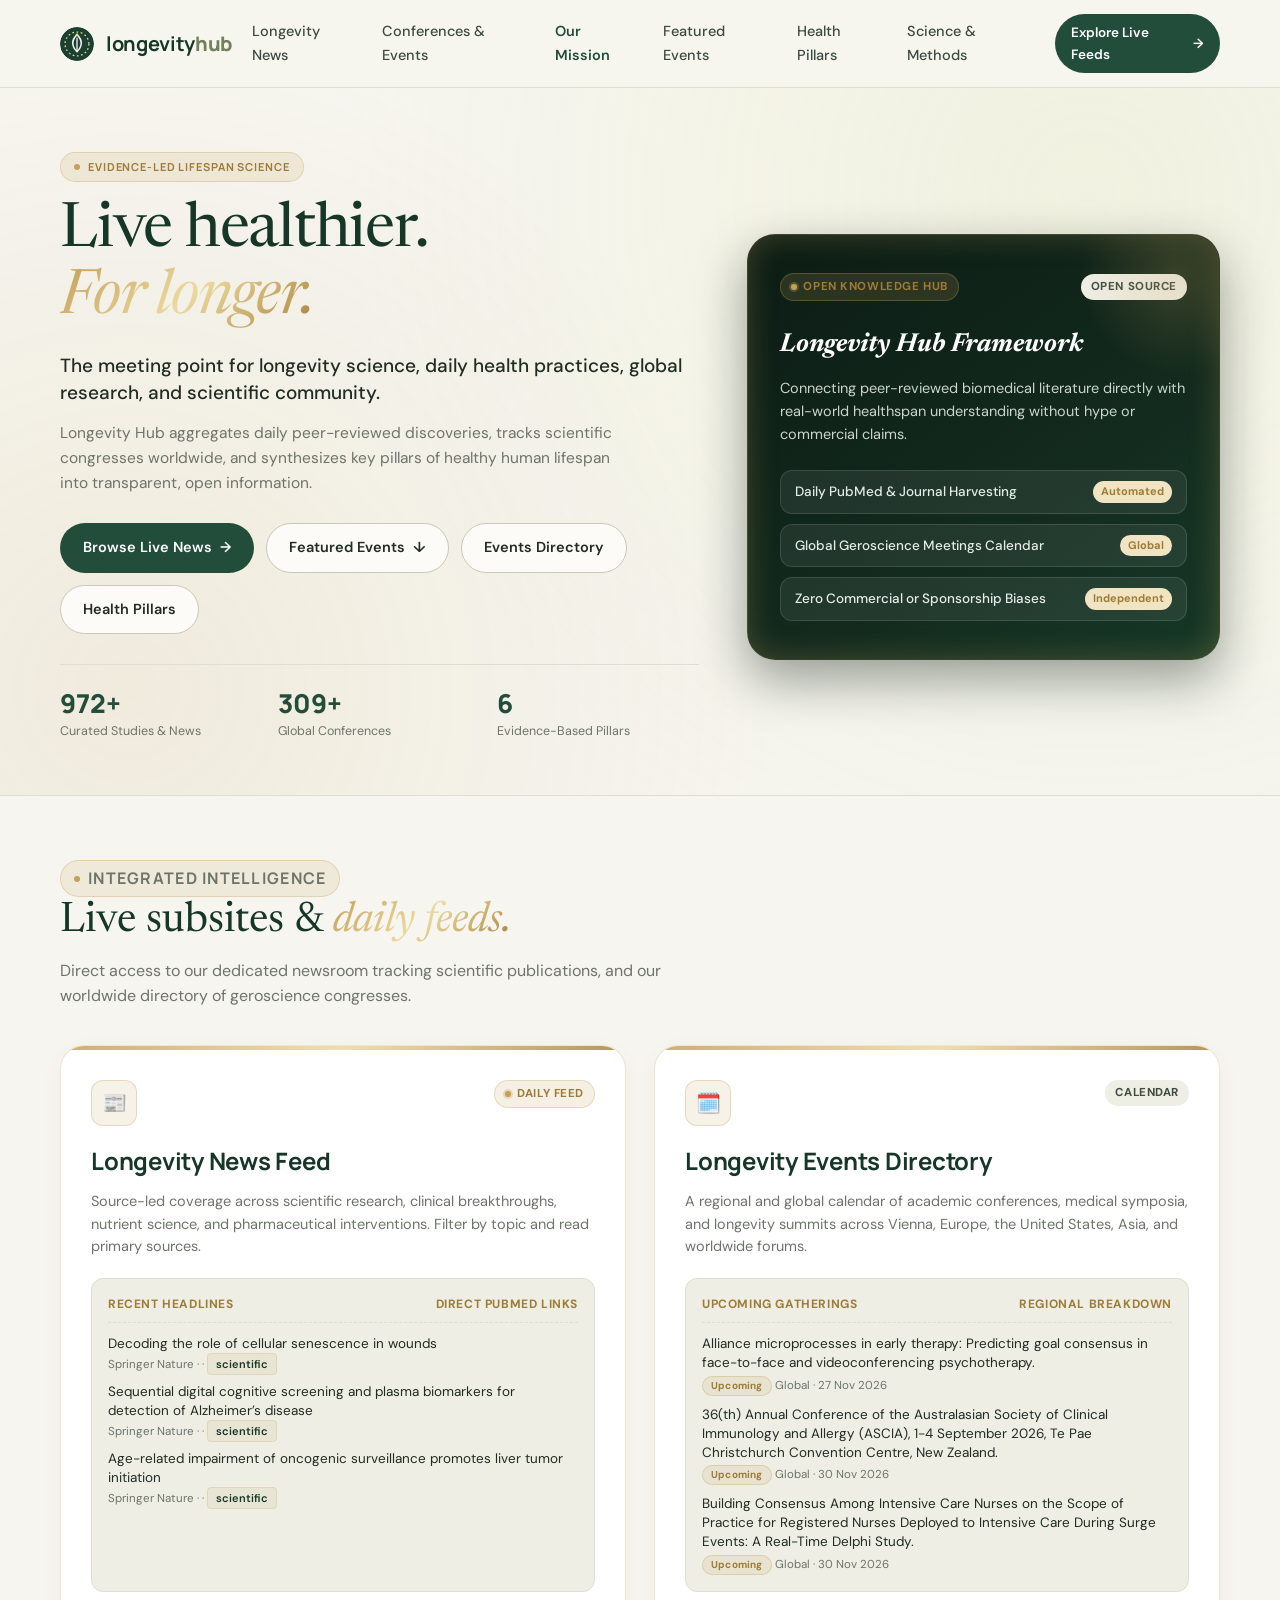
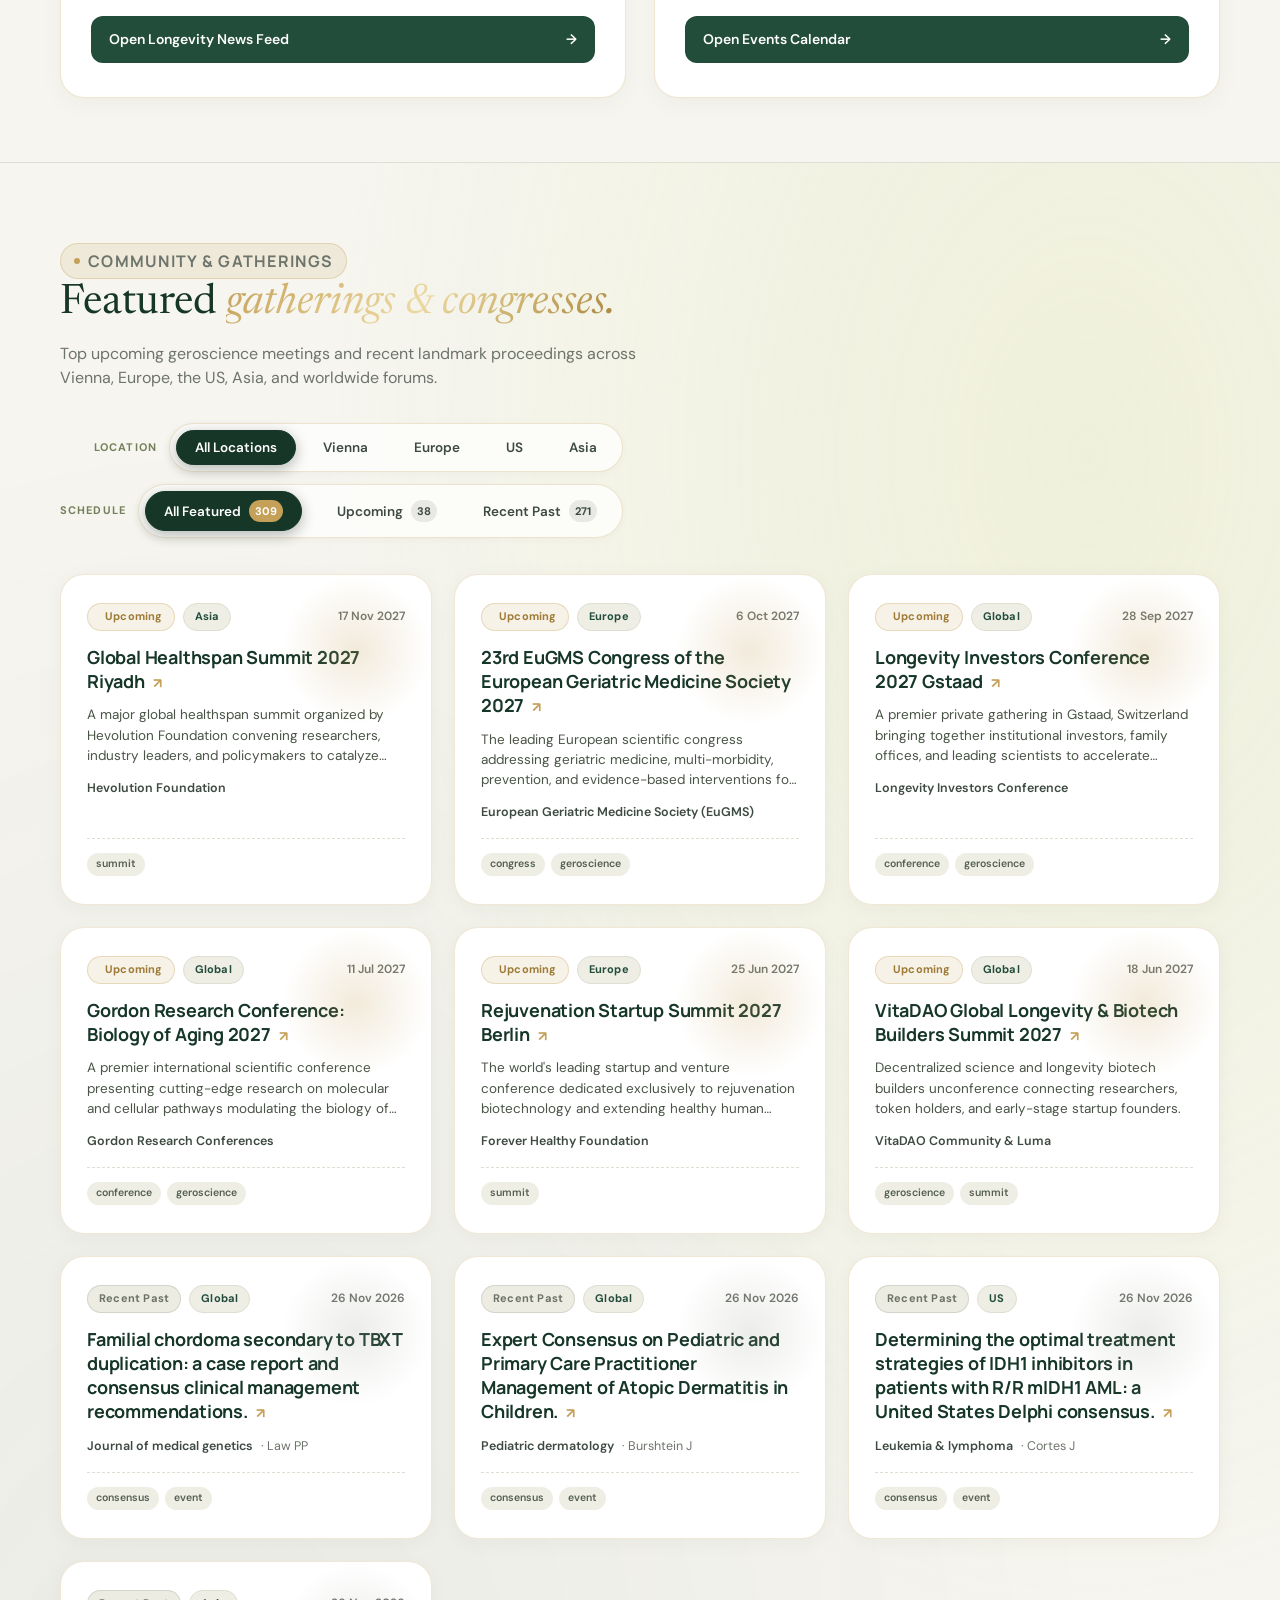
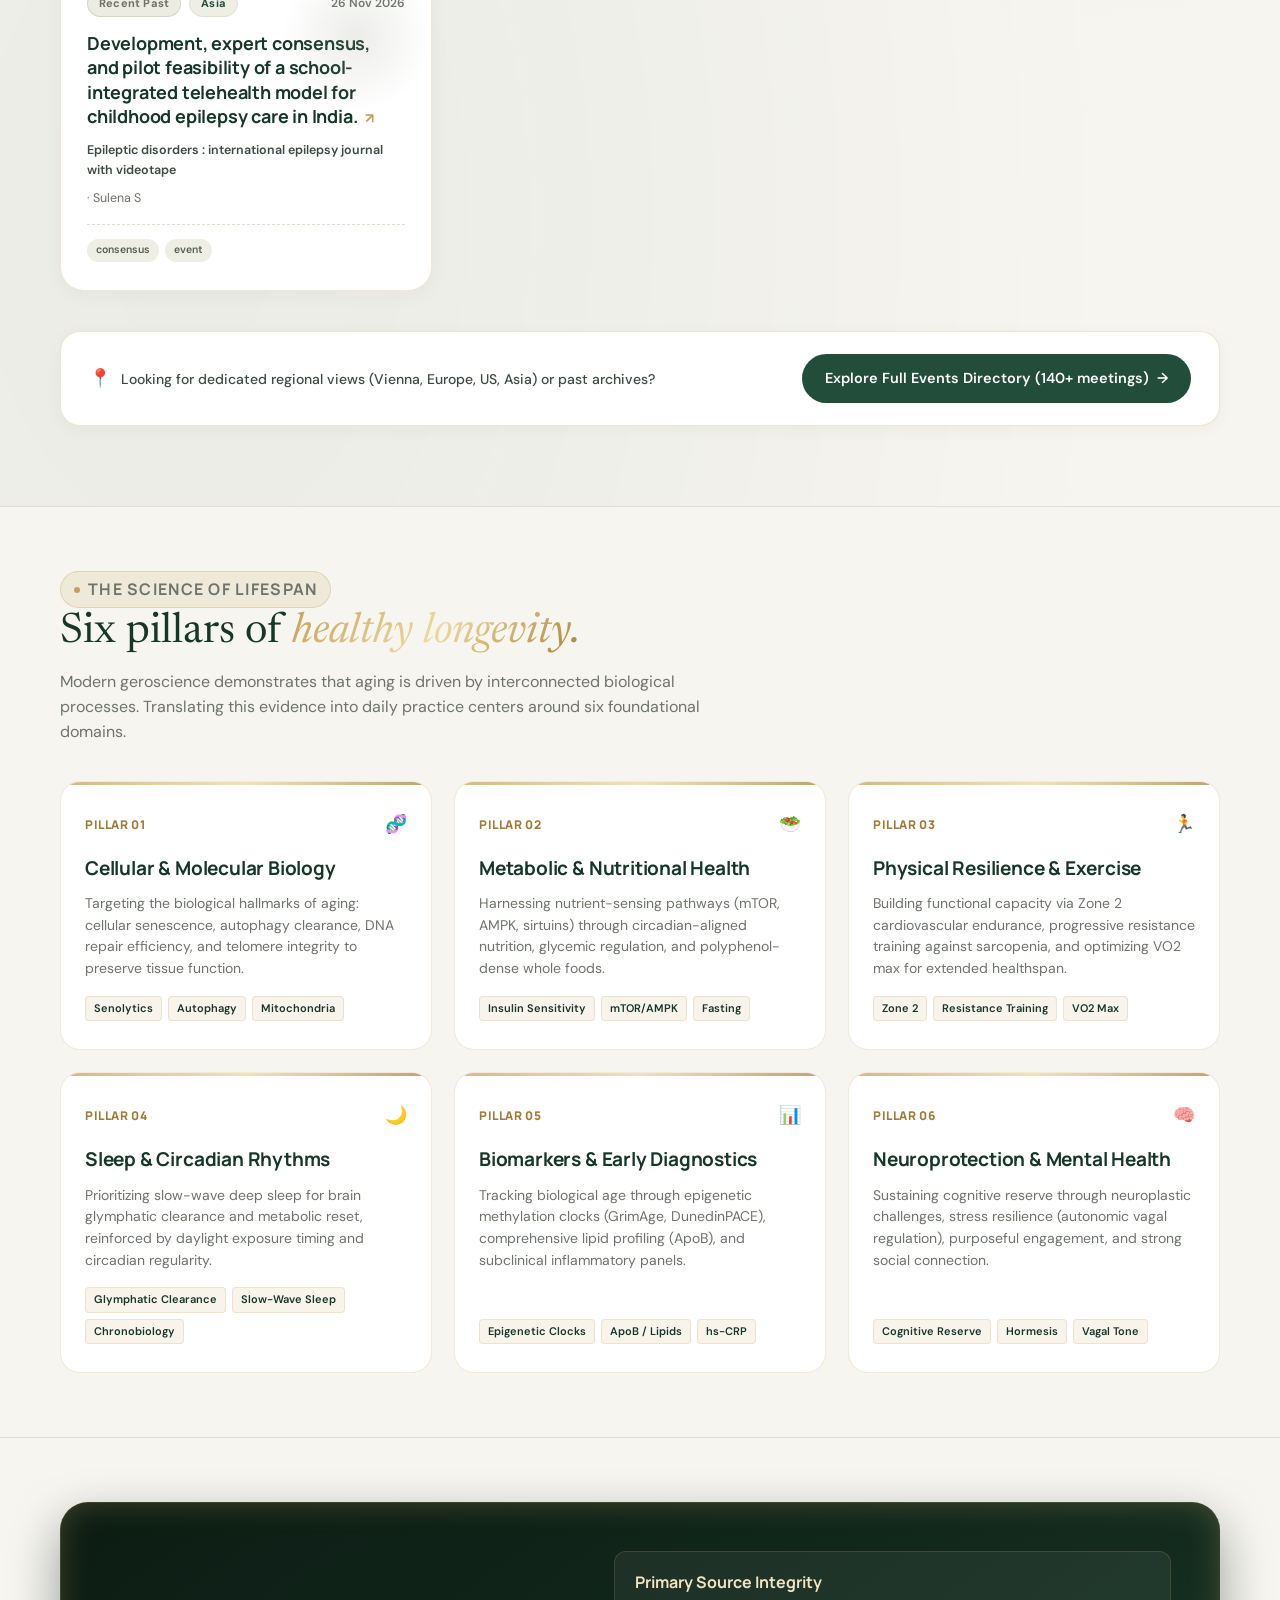
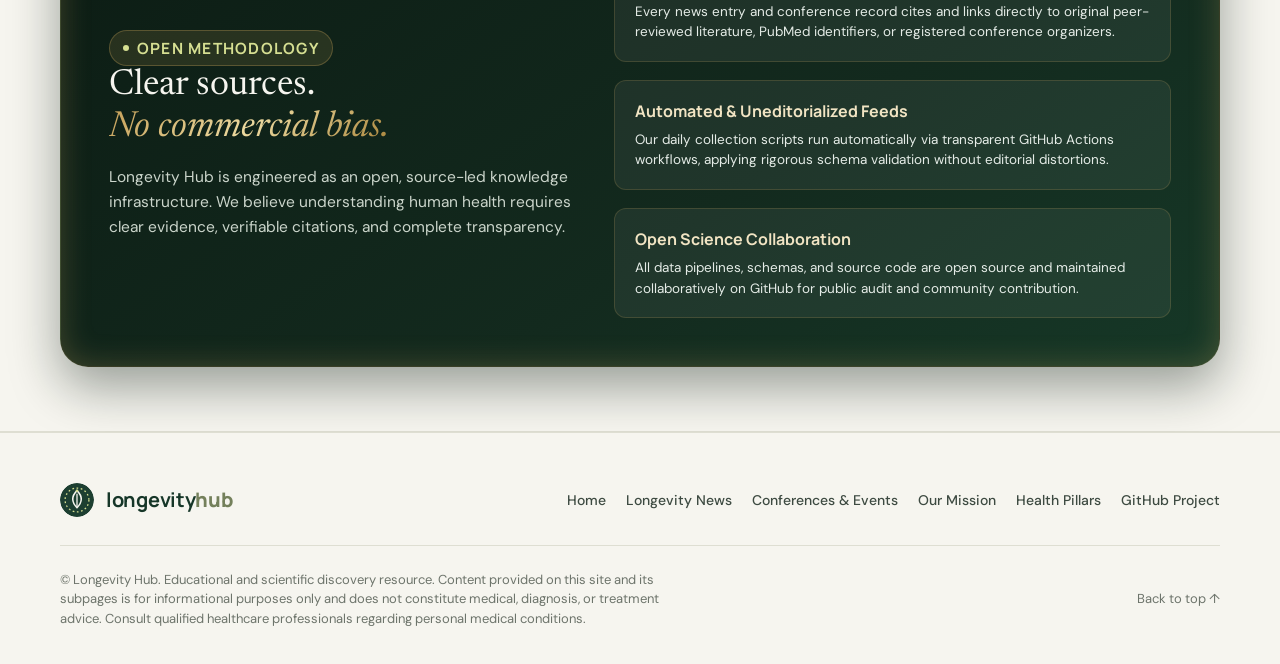
<file: public/mission/index.html>
<!doctype html>
<html lang="en">
  <head>
    <meta charset="utf-8">
    <meta name="viewport" content="width=device-width, initial-scale=1">
    <meta name="theme-color" content="#f6f5ef">
    <meta
      name="description"
      content="Longevity Hub Mission — An open, source-led portal uniting geroscience, longevity research news, global scientific conferences, and evidence-based health pillars."
    >
    <title>Our Mission — Longevity Hub</title>
    <link rel="icon" href="../favicon.svg" type="image/svg+xml">
    <link rel="stylesheet" href="../styles.css">
    <script src="../hub.js" defer></script>
  </head>
  <body>
    <a class="skip-link" href="#main">Skip to content</a>

    <header class="site-header">
      <div class="shell header-inner">
        <a class="brand" href="../" aria-label="Longevity Hub home">
          <span class="brand-mark" aria-hidden="true">
            <svg viewBox="0 0 40 40" fill="none">
              <rect width="40" height="40" rx="20" fill="#1D3F31"/>
              <circle cx="20" cy="20" r="14" stroke="#D6DF92" stroke-width="1.5" stroke-dasharray="2 3"/>
              <path d="M20 9C14 15 13 22 20 29C27 22 26 15 20 9Z" stroke="#F6F5EF" stroke-width="1.75" stroke-linejoin="round"/>
              <path d="M20 13V27" stroke="#F6F5EF" stroke-width="1.5" stroke-linecap="round"/>
              <circle cx="20" cy="9" r="1.5" fill="#D6DF92"/>
            </svg>
          </span>
          <span class="brand-name">longevity<span>hub</span></span>
        </a>

        <nav class="primary-nav" aria-label="Main navigation">
          <a href="../news/">Longevity News</a>
          <a href="../events/">Conferences &amp; Events</a>
          <a href="./" aria-current="page">Our Mission</a>
          <a href="#featured-events">Featured Events</a>
          <a href="#pillars">Health Pillars</a>
          <a href="#principles">Science &amp; Methods</a>
        </nav>

        <a class="header-cta" href="../news/">Explore Live Feeds <span aria-hidden="true">→</span></a>
      </div>
    </header>

    <main id="main">
      <!-- Hero Section -->
      <section class="hero-section" aria-labelledby="hero-title">
        <div class="shell hero-grid">
          <div class="hero-copy">
            <p class="eyebrow"><span class="eyebrow-dot"></span> Evidence-Led Lifespan Science</p>
            <h1 id="hero-title">Live healthier.<br><em>For longer.</em></h1>
            <p class="hero-lede">The meeting point for longevity science, daily health practices, global research, and scientific community.</p>
            <p class="hero-desc">Longevity Hub aggregates daily peer-reviewed discoveries, tracks scientific congresses worldwide, and synthesizes key pillars of healthy human lifespan into transparent, open information.</p>

            <div class="hero-actions">
              <a class="button button-primary" href="../news/">Browse Live News <span aria-hidden="true">→</span></a>
              <a class="button button-secondary" href="#featured-events">Featured Events <span aria-hidden="true">↓</span></a>
              <a class="button button-secondary" href="../events/">Events Directory</a>
              <a class="button button-secondary" href="#pillars">Health Pillars</a>
            </div>

            <div class="hero-metrics">
              <div class="metric-item">
                <span class="number" id="metric-news-count">100+</span>
                <span class="label">Curated Studies &amp; News</span>
              </div>
              <div class="metric-item">
                <span class="number" id="metric-events-count">40+</span>
                <span class="label">Global Conferences</span>
              </div>
              <div class="metric-item">
                <span class="number">6</span>
                <span class="label">Evidence-Based Pillars</span>
              </div>
            </div>
          </div>

          <div class="hero-art-card">
            <div class="art-badge">
              <span class="badge badge-live"><span class="pulse-dot"></span> Open Knowledge Hub</span>
              <span class="badge">Open Source</span>
            </div>
            <h3 class="art-title">Longevity Hub Framework</h3>
            <p class="art-p">Connecting peer-reviewed biomedical literature directly with real-world healthspan understanding without hype or commercial claims.</p>

            <div class="art-pills">
              <div class="art-pill">
                <span>Daily PubMed &amp; Journal Harvesting</span>
                <span class="pill-tag">Automated</span>
              </div>
              <div class="art-pill">
                <span>Global Geroscience Meetings Calendar</span>
                <span class="pill-tag">Global</span>
              </div>
              <div class="art-pill">
                <span>Zero Commercial or Sponsorship Biases</span>
                <span class="pill-tag">Independent</span>
              </div>
            </div>
          </div>
        </div>
      </section>

      <!-- Integrated Subsites Showcase -->
      <section class="section" id="portals" aria-labelledby="portals-title">
        <div class="shell">
          <div class="section-head">
            <p class="eyebrow"><span class="eyebrow-dot"></span> Integrated Intelligence</p>
            <h2 id="portals-title">Live subsites &amp; <em>daily feeds.</em></h2>
            <p>Direct access to our dedicated newsroom tracking scientific publications, and our worldwide directory of geroscience congresses.</p>
          </div>

          <div class="portals-grid">
            <!-- News Portal Card -->
            <article class="portal-card">
              <div class="portal-header">
                <div class="portal-icon" aria-hidden="true">📰</div>
                <span class="badge badge-live"><span class="pulse-dot"></span> Daily Feed</span>
              </div>
              <h3>Longevity News Feed</h3>
              <p class="portal-desc">
                Source-led coverage across scientific research, clinical breakthroughs, nutrient science, and pharmaceutical interventions. Filter by topic and read primary sources.
              </p>
              
              <div class="portal-preview">
                <div class="preview-head">
                  <span>Recent Headlines</span>
                  <span>Direct PubMed Links</span>
                </div>
                <ul class="preview-items" id="news-preview-list">
                  <li>Loading latest headlines...</li>
                </ul>
              </div>

              <a class="portal-cta" href="../news/">
                <span>Open Longevity News Feed</span>
                <span aria-hidden="true">→</span>
              </a>
            </article>

            <!-- Events Portal Card -->
            <article class="portal-card">
              <div class="portal-header">
                <div class="portal-icon" aria-hidden="true">🗓️</div>
                <span class="badge">Calendar</span>
              </div>
              <h3>Longevity Events Directory</h3>
              <p class="portal-desc">
                A regional and global calendar of academic conferences, medical symposia, and longevity summits across Vienna, Europe, the United States, Asia, and worldwide forums.
              </p>

              <div class="portal-preview">
                <div class="preview-head">
                  <span>Upcoming Gatherings</span>
                  <span>Regional Breakdown</span>
                </div>
                <ul class="preview-items" id="events-preview-list">
                  <li>Loading scheduled conferences...</li>
                </ul>
              </div>

              <a class="portal-cta" href="../events/">
                <span>Open Events Calendar</span>
                <span aria-hidden="true">→</span>
              </a>
            </article>
          </div>
        </div>
      </section>

      <!-- Featured Longevity Events Section in Stylish Bubbles -->
      <section class="section section-featured-events" id="featured-events" aria-labelledby="featured-events-title">
        <div class="shell">
          <div class="featured-events-header">
            <div class="section-head">
              <p class="eyebrow"><span class="eyebrow-dot"></span> Community &amp; Gatherings</p>
              <h2 id="featured-events-title">Featured <em>gatherings &amp; congresses.</em></h2>
              <p>Top upcoming geroscience meetings and recent landmark proceedings across Vienna, Europe, the US, Asia, and worldwide forums.</p>
            </div>

            <!-- Visible Location & Schedule Selectors -->
            <div class="featured-controls">
              <!-- Location Filter Selector -->
              <div class="featured-filter-row">
                <span class="featured-filter-label">Location</span>
                <div class="bubble-filters bubble-location-filters" role="group" aria-label="Filter featured events by location">
                  <button class="bubble-filter-btn is-active" type="button" data-bubble-location="all" aria-pressed="true">
                    <span>All Locations</span>
                  </button>
                  <button class="bubble-filter-btn" type="button" data-bubble-location="vienna" aria-pressed="false">
                    <span>Vienna</span>
                  </button>
                  <button class="bubble-filter-btn" type="button" data-bubble-location="europe" aria-pressed="false">
                    <span>Europe</span>
                  </button>
                  <button class="bubble-filter-btn" type="button" data-bubble-location="us" aria-pressed="false">
                    <span>US</span>
                  </button>
                  <button class="bubble-filter-btn" type="button" data-bubble-location="asia" aria-pressed="false">
                    <span>Asia</span>
                  </button>
                </div>
              </div>

              <!-- Schedule Filter Selector -->
              <div class="featured-filter-row">
                <span class="featured-filter-label">Schedule</span>
                <div class="bubble-filters bubble-timeframe-filters" role="group" aria-label="Filter featured events by schedule">
                  <button class="bubble-filter-btn is-active" type="button" data-bubble-filter="all" aria-pressed="true">
                    <span>All Featured</span>
                    <span class="filter-count" id="count-all">10</span>
                  </button>
                  <button class="bubble-filter-btn" type="button" data-bubble-filter="upcoming" aria-pressed="false">
                    <span class="pulse-dot"></span>
                    <span>Upcoming</span>
                    <span class="filter-count" id="count-upcoming">6</span>
                  </button>
                  <button class="bubble-filter-btn" type="button" data-bubble-filter="past" aria-pressed="false">
                    <span>Recent Past</span>
                    <span class="filter-count" id="count-past">4</span>
                  </button>
                </div>
              </div>
            </div>
          </div>

          <!-- Stylish Bubbles Container -->
          <div class="events-bubble-grid" id="featured-bubbles-container" aria-live="polite">
            <div class="bubbles-loading">
              <span class="bubble-spinner" aria-hidden="true">✳</span>
              <span>Loading featured events...</span>
            </div>
          </div>

          <!-- Bottom bar leading to full directory -->
          <div class="featured-events-foot">
            <div class="foot-note">
              <span class="foot-icon" aria-hidden="true">📍</span>
              <span>Looking for dedicated regional views (Vienna, Europe, US, Asia) or past archives?</span>
            </div>
            <a class="button button-primary" href="../events/">
              Explore Full Events Directory (140+ meetings) <span aria-hidden="true">→</span>
            </a>
          </div>
        </div>
      </section>

      <!-- Health Pillars Section -->
      <section class="section" id="pillars" aria-labelledby="pillars-title">
        <div class="shell">
          <div class="section-head">
            <p class="eyebrow"><span class="eyebrow-dot"></span> The Science of Lifespan</p>
            <h2 id="pillars-title">Six pillars of <em>healthy longevity.</em></h2>
            <p>Modern geroscience demonstrates that aging is driven by interconnected biological processes. Translating this evidence into daily practice centers around six foundational domains.</p>
          </div>

          <div class="pillars-grid">
            <article class="pillar-card">
              <div class="pillar-top">
                <span class="pillar-number">PILLAR 01</span>
                <span class="pillar-symbol" aria-hidden="true">🧬</span>
              </div>
              <h3>Cellular &amp; Molecular Biology</h3>
              <p>Targeting the biological hallmarks of aging: cellular senescence, autophagy clearance, DNA repair efficiency, and telomere integrity to preserve tissue function.</p>
              <div class="pillar-tags">
                <span class="pillar-tag">Senolytics</span>
                <span class="pillar-tag">Autophagy</span>
                <span class="pillar-tag">Mitochondria</span>
              </div>
            </article>

            <article class="pillar-card">
              <div class="pillar-top">
                <span class="pillar-number">PILLAR 02</span>
                <span class="pillar-symbol" aria-hidden="true">🥗</span>
              </div>
              <h3>Metabolic &amp; Nutritional Health</h3>
              <p>Harnessing nutrient-sensing pathways (mTOR, AMPK, sirtuins) through circadian-aligned nutrition, glycemic regulation, and polyphenol-dense whole foods.</p>
              <div class="pillar-tags">
                <span class="pillar-tag">Insulin Sensitivity</span>
                <span class="pillar-tag">mTOR/AMPK</span>
                <span class="pillar-tag">Fasting</span>
              </div>
            </article>

            <article class="pillar-card">
              <div class="pillar-top">
                <span class="pillar-number">PILLAR 03</span>
                <span class="pillar-symbol" aria-hidden="true">🏃</span>
              </div>
              <h3>Physical Resilience &amp; Exercise</h3>
              <p>Building functional capacity via Zone 2 cardiovascular endurance, progressive resistance training against sarcopenia, and optimizing VO2 max for extended healthspan.</p>
              <div class="pillar-tags">
                <span class="pillar-tag">Zone 2</span>
                <span class="pillar-tag">Resistance Training</span>
                <span class="pillar-tag">VO2 Max</span>
              </div>
            </article>

            <article class="pillar-card">
              <div class="pillar-top">
                <span class="pillar-number">PILLAR 04</span>
                <span class="pillar-symbol" aria-hidden="true">🌙</span>
              </div>
              <h3>Sleep &amp; Circadian Rhythms</h3>
              <p>Prioritizing slow-wave deep sleep for brain glymphatic clearance and metabolic reset, reinforced by daylight exposure timing and circadian regularity.</p>
              <div class="pillar-tags">
                <span class="pillar-tag">Glymphatic Clearance</span>
                <span class="pillar-tag">Slow-Wave Sleep</span>
                <span class="pillar-tag">Chronobiology</span>
              </div>
            </article>

            <article class="pillar-card">
              <div class="pillar-top">
                <span class="pillar-number">PILLAR 05</span>
                <span class="pillar-symbol" aria-hidden="true">📊</span>
              </div>
              <h3>Biomarkers &amp; Early Diagnostics</h3>
              <p>Tracking biological age through epigenetic methylation clocks (GrimAge, DunedinPACE), comprehensive lipid profiling (ApoB), and subclinical inflammatory panels.</p>
              <div class="pillar-tags">
                <span class="pillar-tag">Epigenetic Clocks</span>
                <span class="pillar-tag">ApoB / Lipids</span>
                <span class="pillar-tag">hs-CRP</span>
              </div>
            </article>

            <article class="pillar-card">
              <div class="pillar-top">
                <span class="pillar-number">PILLAR 06</span>
                <span class="pillar-symbol" aria-hidden="true">🧠</span>
              </div>
              <h3>Neuroprotection &amp; Mental Health</h3>
              <p>Sustaining cognitive reserve through neuroplastic challenges, stress resilience (autonomic vagal regulation), purposeful engagement, and strong social connection.</p>
              <div class="pillar-tags">
                <span class="pillar-tag">Cognitive Reserve</span>
                <span class="pillar-tag">Hormesis</span>
                <span class="pillar-tag">Vagal Tone</span>
              </div>
            </article>
          </div>
        </div>
      </section>

      <!-- Principles & Methods Section -->
      <section class="section" id="principles" aria-labelledby="principles-title">
        <div class="shell">
          <div class="principles-box">
            <div class="principles-left">
              <p class="eyebrow" style="color: var(--lime);"><span class="eyebrow-dot" style="background: var(--lime);"></span> Open Methodology</p>
              <h2 id="principles-title">Clear sources.<br><em>No commercial bias.</em></h2>
              <p>Longevity Hub is engineered as an open, source-led knowledge infrastructure. We believe understanding human health requires clear evidence, verifiable citations, and complete transparency.</p>
            </div>

            <div class="principles-list">
              <div class="principle-item">
                <h4>Primary Source Integrity</h4>
                <p>Every news entry and conference record cites and links directly to original peer-reviewed literature, PubMed identifiers, or registered conference organizers.</p>
              </div>

              <div class="principle-item">
                <h4>Automated &amp; Uneditorialized Feeds</h4>
                <p>Our daily collection scripts run automatically via transparent GitHub Actions workflows, applying rigorous schema validation without editorial distortions.</p>
              </div>

              <div class="principle-item">
                <h4>Open Science Collaboration</h4>
                <p>All data pipelines, schemas, and source code are open source and maintained collaboratively on GitHub for public audit and community contribution.</p>
              </div>
            </div>
          </div>
        </div>
      </section>
    </main>

    <!-- Site Footer -->
    <footer class="site-footer" id="sources">
      <div class="shell footer-main">
        <a class="brand" href="../" aria-label="Longevity Hub home">
          <span class="brand-mark" aria-hidden="true">
            <svg viewBox="0 0 40 40" fill="none">
              <rect width="40" height="40" rx="20" fill="#1D3F31"/>
              <circle cx="20" cy="20" r="14" stroke="#D6DF92" stroke-width="1.5" stroke-dasharray="2 3"/>
              <path d="M20 9C14 15 13 22 20 29C27 22 26 15 20 9Z" stroke="#F6F5EF" stroke-width="1.75" stroke-linejoin="round"/>
              <path d="M20 13V27" stroke="#F6F5EF" stroke-width="1.5" stroke-linecap="round"/>
              <circle cx="20" cy="9" r="1.5" fill="#D6DF92"/>
            </svg>
          </span>
          <span class="brand-name">longevity<span>hub</span></span>
        </a>

        <nav class="footer-nav" aria-label="Footer navigation">
          <a href="../">Home</a>
          <a href="../news/">Longevity News</a>
          <a href="../events/">Conferences &amp; Events</a>
          <a href="./" aria-current="page">Our Mission</a>
          <a href="#pillars">Health Pillars</a>
          <a href="https://github.com/knightkalman/longevity-hub" target="_blank" rel="noopener noreferrer">GitHub Project</a>
        </nav>
      </div>

      <div class="shell footer-bottom">
        <p class="disclaimer">
          © Longevity Hub. Educational and scientific discovery resource. Content provided on this site and its subpages is for informational purposes only and does not constitute medical, diagnosis, or treatment advice. Consult qualified healthcare professionals regarding personal medical conditions.
        </p>
        <p><a href="#main">Back to top ↑</a></p>
      </div>
    </footer>
  </body>
</html>
</file>
<file: public/styles.css>
@import url("https://fonts.googleapis.com/css2?family=DM+Sans:ital,opsz,wght@0,9..40,400;0,9..40,500;0,9..40,600;0,9..40,700;1,9..40,400&family=Manrope:wght@400;500;600;700;800&family=Newsreader:ital,opsz,wght@0,6..72,400;0,6..72,500;1,6..72,400&display=swap");

:root {
  color-scheme: light;
  --paper: #f6f5ef;
  --paper-card: #fcfbf7;
  --soft: #eeeee5;
  --soft-hover: #e5e5da;
  --ink: #202c24;
  --ink-light: #3d4a41;
  --forest: #234d3b;
  --forest-dark: #163628;
  --forest-subtle: #eaf1ed;
  --moss: #74805b;
  --lime: #d6df92;
  --amber: #b3732c;
  --gold: #c5a059;
  --gold-dark: #9e7b36;
  --gold-light: #f1e4c3;
  --gold-glow: rgba(197, 160, 89, 0.28);
  --gold-foil: linear-gradient(135deg, #c5a059 0%, #ecd99f 50%, #a88339 100%);
  --emerald-midnight: #0c1c14;
  --emerald-deep: #132a1e;
  --emerald-card: #183526;
  --emerald-border: rgba(197, 160, 89, 0.24);
  --emerald-glow: rgba(35, 77, 59, 0.35);
  --muted: #6d746b;
  --line: #deded2;
  --line-strong: #c8c8ba;
  
  --serif: "Newsreader", Georgia, "Times New Roman", serif;
  --sans: "DM Sans", -apple-system, BlinkMacSystemFont, "Segoe UI", Roboto, sans-serif;
  --display: "Manrope", var(--sans);
  
  --radius-sm: 6px;
  --radius-md: 12px;
  --radius-lg: 20px;
  --shadow-subtle: 0 4px 20px rgba(32, 44, 36, 0.05);
  --shadow-card: 0 8px 30px rgba(32, 44, 36, 0.07);
}

* {
  box-sizing: border-box;
}

html {
  scroll-behavior: smooth;
  scroll-padding-top: 88px;
}

body {
  margin: 0;
  background-color: var(--paper);
  color: var(--ink);
  font-family: var(--sans);
  font-size: 16px;
  line-height: 1.6;
  -webkit-font-smoothing: antialiased;
}

a {
  color: inherit;
  text-decoration: none;
}

a:focus-visible,
button:focus-visible {
  outline: 2px solid var(--forest);
  outline-offset: 4px;
}

.shell {
  width: min(1160px, calc(100% - 48px));
  margin-inline: auto;
}

.skip-link {
  position: absolute;
  top: 12px;
  left: 12px;
  z-index: 100;
  background: var(--forest-dark);
  color: #fff;
  padding: 10px 16px;
  border-radius: var(--radius-sm);
  transform: translateY(-160%);
  transition: transform 0.2s ease;
}

.skip-link:focus {
  transform: translateY(0);
}

/* Header & Navigation */
.site-header {
  position: sticky;
  top: 0;
  z-index: 90;
  background: rgba(246, 245, 239, 0.94);
  backdrop-filter: blur(10px);
  -webkit-backdrop-filter: blur(10px);
  border-bottom: 1px solid var(--line);
}

.header-inner {
  display: flex;
  align-items: center;
  justify-content: space-between;
  padding: 14px 0;
  gap: 20px;
}

.brand {
  display: inline-flex;
  align-items: center;
  gap: 12px;
  font-weight: 700;
  font-family: var(--display);
  letter-spacing: -0.02em;
}

.brand-mark {
  display: inline-block;
  width: 34px;
  height: 34px;
  border-radius: 50%;
  overflow: hidden;
  flex-shrink: 0;
}

.brand-mark svg {
  width: 100%;
  height: 100%;
  display: block;
}

.brand-name {
  font-size: 20px;
  color: var(--forest-dark);
}

.brand-name span {
  color: var(--moss);
  font-weight: 800;
}

.primary-nav {
  display: flex;
  align-items: center;
  gap: 26px;
  font-size: 14.5px;
  font-weight: 500;
  color: var(--ink-light);
}

.primary-nav a {
  transition: color 0.15s ease;
}

.primary-nav a:hover,
.primary-nav a[aria-current="page"] {
  color: var(--forest);
  font-weight: 600;
}

.header-cta {
  display: inline-flex;
  align-items: center;
  gap: 6px;
  padding: 8px 16px;
  background: var(--forest);
  color: #fff;
  font-size: 13.5px;
  font-weight: 600;
  border-radius: 999px;
  transition: background 0.2s ease, transform 0.15s ease;
}

.header-cta:hover {
  background: var(--forest-dark);
  transform: translateY(-1px);
}

/* Eyebrows & Badges */
.eyebrow {
  display: inline-flex;
  align-items: center;
  gap: 8px;
  padding: 5px 13px;
  border-radius: 999px;
  background: rgba(197, 160, 89, 0.14);
  border: 1px solid rgba(197, 160, 89, 0.32);
  font-family: var(--display);
  font-size: 11px;
  font-weight: 700;
  text-transform: uppercase;
  letter-spacing: 0.08em;
  color: var(--gold-dark);
  margin: 0 0 16px 0;
}

.eyebrow-dot {
  width: 6px;
  height: 6px;
  border-radius: 50%;
  background: var(--gold);
}

.badge {
  display: inline-flex;
  align-items: center;
  gap: 6px;
  font-size: 11.5px;
  font-weight: 700;
  text-transform: uppercase;
  letter-spacing: 0.05em;
  padding: 4px 10px;
  border-radius: 999px;
  background: var(--soft);
  color: var(--ink-light);
}

.badge-live {
  background: rgba(197, 160, 89, 0.16);
  color: var(--gold-dark);
  border: 1px solid rgba(197, 160, 89, 0.3);
}

.badge-live .pulse-dot {
  width: 6px;
  height: 6px;
  border-radius: 50%;
  background: var(--gold);
  box-shadow: 0 0 0 2px rgba(197, 160, 89, 0.3);
}

/* Hero Section */
.hero-section {
  padding: 64px 0 54px 0;
  border-bottom: 1px solid var(--line);
  position: relative;
  background: radial-gradient(circle at 85% 15%, rgba(214, 223, 146, 0.16) 0%, transparent 60%),
              radial-gradient(circle at 10% 85%, rgba(197, 160, 89, 0.12) 0%, transparent 50%),
              var(--paper);
  overflow: hidden;
}

.hero-grid {
  display: grid;
  grid-template-columns: 1.15fr 0.85fr;
  gap: 48px;
  align-items: center;
}

.hero-copy h1 {
  font-family: var(--serif);
  font-size: clamp(38px, 5.5vw, 62px);
  line-height: 1.08;
  font-weight: 400;
  letter-spacing: -0.02em;
  margin: 0 0 20px 0;
  color: var(--forest-dark);
}

.hero-copy h1 em,
.section-head h2 em {
  font-style: italic;
  font-family: var(--serif);
  color: var(--gold-dark);
  background: var(--gold-foil);
  -webkit-background-clip: text;
  -webkit-text-fill-color: transparent;
  display: inline-block;
}

.hero-lede {
  font-size: 19px;
  line-height: 1.45;
  color: var(--ink);
  font-weight: 500;
  margin: 0 0 14px 0;
}

.hero-desc {
  font-size: 15.5px;
  line-height: 1.6;
  color: var(--muted);
  margin: 0 0 28px 0;
  max-width: 580px;
}

.hero-actions {
  display: flex;
  flex-wrap: wrap;
  gap: 12px;
  align-items: center;
  margin-bottom: 30px;
}

.button {
  display: inline-flex;
  align-items: center;
  justify-content: center;
  gap: 8px;
  padding: 12px 22px;
  font-size: 14.5px;
  font-weight: 600;
  border-radius: 999px;
  transition: all 0.2s ease;
  cursor: pointer;
}

.button-primary {
  background: var(--forest);
  color: #fff;
  border: 1px solid transparent;
}

.button-primary:hover {
  background: var(--forest-dark);
  transform: translateY(-1px);
}

.button-secondary {
  background: var(--paper-card);
  color: var(--ink);
  border: 1px solid var(--line-strong);
}

.button-secondary:hover {
  background: var(--soft);
  border-color: var(--ink-light);
}

.hero-metrics {
  display: grid;
  grid-template-columns: repeat(3, 1fr);
  gap: 16px;
  padding-top: 24px;
  border-top: 1px solid var(--line);
}

.metric-item span.number {
  display: block;
  font-family: var(--display);
  font-size: 26px;
  font-weight: 800;
  color: var(--forest);
  line-height: 1.1;
}

.metric-item span.label {
  display: block;
  font-size: 12.5px;
  color: var(--muted);
  margin-top: 4px;
}

/* Hero Art Box */
.hero-art-card {
  background: linear-gradient(145deg, var(--emerald-midnight) 0%, var(--emerald-deep) 60%, #163827 100%);
  border: 1.5px solid var(--emerald-border);
  box-shadow: 0 20px 50px rgba(12, 28, 20, 0.4), 0 0 30px var(--gold-glow) inset;
  border-radius: 28px;
  padding: 38px 32px;
  position: relative;
  overflow: hidden;
  color: #f6f5ef;
}

.hero-art-card::before {
  content: "";
  position: absolute;
  top: -60px;
  right: -60px;
  width: 200px;
  height: 200px;
  border-radius: 50%;
  background: radial-gradient(circle, rgba(197, 160, 89, 0.22) 0%, transparent 70%);
  pointer-events: none;
}

.art-badge {
  display: flex;
  justify-content: space-between;
  align-items: center;
  margin-bottom: 24px;
}

.art-title {
  font-family: var(--serif);
  font-size: 26px;
  font-style: italic;
  margin: 0 0 10px 0;
  color: #ffffff;
}

.art-p {
  font-size: 14.5px;
  color: #cbd5cb;
  line-height: 1.6;
  margin: 0 0 24px 0;
}

.art-pills {
  display: flex;
  flex-direction: column;
  gap: 10px;
}

.art-pill {
  display: flex;
  align-items: center;
  justify-content: space-between;
  background: rgba(255, 255, 255, 0.07);
  padding: 10px 14px;
  border-radius: var(--radius-md);
  font-size: 13.5px;
  font-weight: 500;
  border: 1px solid rgba(255, 255, 255, 0.12);
  color: #e5ece7;
}

.art-pill span.pill-tag {
  font-size: 11px;
  font-weight: 700;
  color: var(--gold-dark);
  background: var(--gold-light);
  padding: 2px 8px;
  border-radius: 999px;
}

/* Sections */
.section {
  padding: 64px 0;
  border-bottom: 1px solid var(--line);
}

.section-head {
  max-width: 680px;
  margin-bottom: 36px;
}

.section-head h2 {
  font-family: var(--serif);
  font-size: clamp(28px, 3.8vw, 42px);
  line-height: 1.15;
  font-weight: 400;
  margin: 0 0 14px 0;
  color: var(--forest-dark);
}

.section-head h2 em {
  font-style: italic;
  color: var(--forest);
}

.section-head p {
  font-size: 16px;
  color: var(--muted);
  line-height: 1.55;
  margin: 0;
}

/* Integrated Subsites / Portals Grid */
.portals-grid {
  display: grid;
  grid-template-columns: 1fr 1fr;
  gap: 28px;
}

.portal-card {
  position: relative;
  background: #ffffff;
  border: 1.5px solid rgba(197, 160, 89, 0.28);
  border-radius: 24px;
  padding: 34px 30px;
  display: flex;
  flex-direction: column;
  box-shadow: 0 6px 24px rgba(32, 44, 36, 0.04);
  transition: transform 0.25s ease, border-color 0.25s ease, box-shadow 0.25s ease;
  overflow: hidden;
}

.portal-card::before {
  content: "";
  position: absolute;
  top: 0;
  left: 0;
  right: 0;
  height: 4px;
  background: var(--gold-foil);
  opacity: 0.85;
}

.portal-card:hover {
  transform: translateY(-4px);
  border-color: var(--gold);
  box-shadow: 0 16px 36px var(--gold-glow);
}

.portal-header {
  display: flex;
  justify-content: space-between;
  align-items: flex-start;
  margin-bottom: 16px;
}

.portal-icon {
  width: 46px;
  height: 46px;
  border-radius: 12px;
  background: rgba(197, 160, 89, 0.14);
  border: 1px solid rgba(197, 160, 89, 0.32);
  color: var(--gold-dark);
  display: flex;
  align-items: center;
  justify-content: center;
  font-size: 20px;
}

.portal-card h3 {
  font-family: var(--display);
  font-size: 24px;
  font-weight: 700;
  letter-spacing: -0.01em;
  margin: 0 0 10px 0;
  color: var(--forest-dark);
}

.portal-card p.portal-desc {
  font-size: 14.5px;
  color: var(--muted);
  line-height: 1.55;
  margin: 0 0 20px 0;
}

.portal-preview {
  background: var(--soft);
  border-radius: var(--radius-md);
  padding: 16px;
  margin-bottom: 24px;
  border: 1px solid var(--line);
  flex-grow: 1;
}

.preview-head {
  display: flex;
  justify-content: space-between;
  align-items: center;
  font-size: 12px;
  font-weight: 700;
  text-transform: uppercase;
  color: var(--gold-dark);
  letter-spacing: 0.05em;
  margin-bottom: 12px;
  padding-bottom: 8px;
  border-bottom: 1px dashed var(--line);
}

.preview-items {
  list-style: none;
  padding: 0;
  margin: 0;
  display: flex;
  flex-direction: column;
  gap: 10px;
}

.preview-items li {
  font-size: 13.5px;
  line-height: 1.4;
  color: var(--ink);
}

.preview-items li a {
  display: block;
  transition: color 0.15s ease;
}

.preview-items li a:hover {
  color: var(--gold-dark);
  text-decoration: underline;
}

.preview-meta {
  display: block;
  font-size: 11.5px;
  color: var(--muted);
  margin-top: 3px;
}

.portal-cta {
  display: inline-flex;
  align-items: center;
  justify-content: space-between;
  padding: 12px 18px;
  background: var(--forest);
  color: #fff;
  border-radius: var(--radius-md);
  font-weight: 600;
  font-size: 14px;
  transition: all 0.2s ease;
}

.portal-cta:hover {
  background: var(--forest-dark);
  box-shadow: 0 4px 14px rgba(29, 63, 49, 0.25);
  transform: translateY(-1px);
}

/* Health Pillars Section */
.pillars-grid {
  display: grid;
  grid-template-columns: repeat(3, 1fr);
  gap: 22px;
}

.pillar-card {
  position: relative;
  background: #ffffff;
  border: 1.5px solid rgba(197, 160, 89, 0.22);
  border-radius: 20px;
  padding: 28px 24px;
  display: flex;
  flex-direction: column;
  transition: transform 0.2s ease, box-shadow 0.2s ease, border-color 0.2s ease;
  overflow: hidden;
}

.pillar-card::before {
  content: "";
  position: absolute;
  top: 0;
  left: 0;
  right: 0;
  height: 3px;
  background: var(--gold-foil);
  opacity: 0.75;
}

.pillar-card:hover {
  transform: translateY(-4px);
  box-shadow: 0 12px 30px var(--gold-glow);
  border-color: var(--gold);
}

.pillar-top {
  display: flex;
  justify-content: space-between;
  align-items: center;
  margin-bottom: 14px;
}

.pillar-number {
  font-family: var(--display);
  font-size: 12px;
  font-weight: 800;
  color: var(--gold-dark);
  letter-spacing: 0.05em;
}

.pillar-symbol {
  font-size: 18px;
  color: var(--gold);
}

.pillar-card h3 {
  font-family: var(--display);
  font-size: 19px;
  font-weight: 700;
  letter-spacing: -0.01em;
  margin: 0 0 10px 0;
  color: var(--forest-dark);
}

.pillar-card p {
  font-size: 14px;
  color: var(--muted);
  line-height: 1.55;
  margin: 0 0 16px 0;
  flex-grow: 1;
}

.pillar-tags {
  display: flex;
  flex-wrap: wrap;
  gap: 6px;
  margin-top: auto;
}

.pillar-tag {
  font-size: 11px;
  font-weight: 600;
  background: rgba(197, 160, 89, 0.12);
  color: var(--forest-dark);
  border: 1px solid rgba(197, 160, 89, 0.22);
  padding: 3px 8px;
  border-radius: 4px;
}

/* Principles / Architecture Section */
.principles-box {
  background: linear-gradient(145deg, var(--emerald-midnight) 0%, var(--emerald-deep) 60%, #163827 100%);
  color: #f6f5ef;
  border: 1.5px solid var(--emerald-border);
  box-shadow: 0 20px 50px rgba(12, 28, 20, 0.4), 0 0 30px var(--gold-glow) inset;
  border-radius: 28px;
  padding: 48px;
  display: grid;
  grid-template-columns: 1fr 1.2fr;
  gap: 40px;
  align-items: center;
}

.principles-left h2 {
  font-family: var(--serif);
  font-size: 36px;
  line-height: 1.15;
  font-weight: 400;
  margin: 0 0 16px 0;
  color: #f6f5ef;
}

.principles-left h2 em {
  font-style: italic;
  color: var(--gold-dark);
  background: var(--gold-foil);
  -webkit-background-clip: text;
  -webkit-text-fill-color: transparent;
  display: inline-block;
}

.principles-left p {
  font-size: 15.5px;
  line-height: 1.6;
  color: #cbd5cb;
  margin: 0;
}

.principles-list {
  display: flex;
  flex-direction: column;
  gap: 18px;
}

.principle-item {
  background: rgba(255, 255, 255, 0.06);
  border: 1px solid rgba(197, 160, 89, 0.2);
  border-radius: var(--radius-md);
  padding: 18px 20px;
  transition: border-color 0.2s ease;
}

.principle-item:hover {
  border-color: var(--gold);
}

.principle-item h4 {
  font-family: var(--display);
  font-size: 16px;
  font-weight: 700;
  margin: 0 0 6px 0;
  color: var(--gold-light);
}

.principle-item p {
  font-size: 13.5px;
  line-height: 1.5;
  margin: 0;
  color: #e5ece7;
}

/* Footer */
.site-footer {
  background: var(--paper);
  border-top: 1px solid var(--line);
  padding: 50px 0 36px 0;
  font-size: 14px;
  color: var(--muted);
}

.footer-main {
  display: flex;
  justify-content: space-between;
  align-items: center;
  flex-wrap: wrap;
  gap: 20px;
  padding-bottom: 28px;
  border-bottom: 1px solid var(--line);
}

.footer-nav {
  display: flex;
  gap: 20px;
  font-weight: 500;
  color: var(--ink-light);
}

.footer-nav a:hover {
  color: var(--forest);
}

.footer-bottom {
  padding-top: 24px;
  display: flex;
  justify-content: space-between;
  align-items: center;
  flex-wrap: wrap;
  gap: 16px;
  font-size: 13px;
}

.disclaimer {
  max-width: 600px;
  line-height: 1.5;
  margin: 0;
}

/* Responsive */
@media (max-width: 960px) {
  .hero-grid {
    grid-template-columns: 1fr;
    gap: 36px;
  }
  .portals-grid {
    grid-template-columns: 1fr;
  }
  .pillars-grid {
    grid-template-columns: 1fr 1fr;
  }
  .principles-box {
    grid-template-columns: 1fr;
    padding: 32px 24px;
  }
}

@media (max-width: 640px) {
  .primary-nav {
    display: none;
  }
  .hero-metrics {
    grid-template-columns: 1fr;
    gap: 12px;
  }
  .pillars-grid {
    grid-template-columns: 1fr;
  }
  .footer-main,
  .footer-bottom {
    flex-direction: column;
    align-items: flex-start;
  }
}

/* ==========================================================================
   Featured Events in Stylish Bubbles
   ========================================================================== */

.section-featured-events {
  background:
    radial-gradient(ellipse at 85% 15%, rgba(214, 223, 146, 0.22) 0%, transparent 50%),
    radial-gradient(ellipse at 15% 85%, rgba(35, 77, 59, 0.06) 0%, transparent 60%),
    var(--paper);
  padding: 80px 0;
}

.featured-events-header {
  display: flex;
  align-items: flex-end;
  justify-content: space-between;
  gap: 32px;
  flex-wrap: wrap;
  margin-bottom: 36px;
}

.featured-events-header .section-head {
  margin-bottom: 0;
  max-width: 620px;
}

/* Controls: Visible Location & Timeframe Selectors */
.featured-controls {
  display: flex;
  flex-direction: column;
  align-items: flex-end;
  gap: 12px;
}

.featured-filter-row {
  display: flex;
  align-items: center;
  gap: 12px;
  flex-wrap: wrap;
}

.featured-filter-label {
  font-family: var(--sans);
  font-size: 11px;
  font-weight: 700;
  text-transform: uppercase;
  letter-spacing: 0.1em;
  color: var(--moss);
  min-width: 60px;
  text-align: right;
}

/* Reactive Filter Pills */
.bubble-filters {
  display: inline-flex;
  align-items: center;
  gap: 8px;
  background: rgba(255, 255, 255, 0.7);
  padding: 6px;
  border-radius: 999px;
  border: 1px solid rgba(197, 160, 89, 0.28);
  box-shadow: 0 2px 8px rgba(32, 44, 36, 0.03);
}

.bubble-filter-btn {
  display: inline-flex;
  align-items: center;
  gap: 8px;
  padding: 8px 18px;
  border-radius: 999px;
  border: 1.5px solid transparent;
  background: transparent;
  color: var(--ink-light);
  font-family: var(--sans);
  font-size: 13.5px;
  font-weight: 600;
  cursor: pointer;
  transition: all 0.22s cubic-bezier(0.16, 1, 0.3, 1);
}

.bubble-filter-btn:hover {
  background: #ffffff;
  border-color: rgba(197, 160, 89, 0.4);
  color: var(--forest-dark);
  transform: translateY(-1px);
}

.bubble-filter-btn.is-active {
  background: var(--forest-dark);
  color: #ffffff;
  border-color: var(--forest-dark);
  box-shadow: 0 4px 14px rgba(12, 28, 20, 0.3);
}

.bubble-filter-btn .filter-count {
  display: inline-flex;
  align-items: center;
  justify-content: center;
  min-width: 22px;
  height: 22px;
  padding: 0 6px;
  border-radius: 999px;
  font-size: 11px;
  font-weight: 700;
  background: rgba(0, 0, 0, 0.08);
  color: inherit;
}

.bubble-filter-btn.is-active .filter-count {
  background: var(--gold);
  color: #ffffff;
}

/* Stylish Bubbles Grid */
.events-bubble-grid {
  display: grid;
  grid-template-columns: repeat(auto-fill, minmax(330px, 1fr));
  gap: 22px;
  margin-bottom: 40px;
  min-height: 200px;
  transition: opacity 0.2s ease;
}

.bubbles-loading {
  grid-column: 1 / -1;
  display: flex;
  align-items: center;
  justify-content: center;
  gap: 12px;
  padding: 48px;
  border-radius: var(--radius-lg);
  border: 1px dashed rgba(197, 160, 89, 0.35);
  background: #ffffff;
  color: var(--muted);
  font-weight: 500;
}

.bubbles-empty {
  grid-column: 1 / -1;
  display: flex;
  flex-direction: column;
  align-items: center;
  justify-content: center;
  gap: 14px;
  padding: 48px 24px;
  border-radius: var(--radius-lg);
  border: 1px dashed rgba(197, 160, 89, 0.35);
  background: #ffffff;
  color: var(--muted);
  text-align: center;
}

.bubbles-empty p {
  margin: 0;
  font-size: 15px;
  color: var(--ink-light);
}

.bubble-spinner {
  color: var(--gold);
  font-size: 20px;
  animation: spin 3s linear infinite;
}

@keyframes spin {
  from { transform: rotate(0deg); }
  to { transform: rotate(360deg); }
}

/* Individual Stylish Bubble */
.event-bubble {
  position: relative;
  display: flex;
  flex-direction: column;
  justify-content: space-between;
  padding: 28px 26px;
  border-radius: 24px;
  background: #ffffff;
  border: 1.5px solid rgba(197, 160, 89, 0.25);
  box-shadow: 0 4px 20px rgba(32, 44, 36, 0.04);
  transition: all 0.28s cubic-bezier(0.16, 1, 0.3, 1);
  overflow: hidden;
}

.event-bubble::before {
  content: "";
  position: absolute;
  top: 0;
  right: 0;
  width: 150px;
  height: 150px;
  border-radius: 50%;
  pointer-events: none;
  background: radial-gradient(circle, rgba(197, 160, 89, 0.18) 0%, transparent 70%);
  transition: opacity 0.3s ease;
}

.event-bubble.is-upcoming::before {
  background: radial-gradient(circle, rgba(197, 160, 89, 0.22) 0%, transparent 70%);
}

.event-bubble.is-past::before {
  background: radial-gradient(circle, rgba(160, 160, 150, 0.2) 0%, transparent 70%);
}

.event-bubble:hover {
  transform: translateY(-5px);
  border-color: var(--gold);
  box-shadow: 0 14px 34px var(--gold-glow);
}

.event-bubble.is-filtered-out {
  display: none !important;
}

.bubble-top {
  display: flex;
  align-items: center;
  justify-content: space-between;
  gap: 12px;
  margin-bottom: 14px;
}

.bubble-badges {
  display: flex;
  align-items: center;
  gap: 8px;
  flex-wrap: wrap;
}

.bubble-pill {
  display: inline-flex;
  align-items: center;
  gap: 6px;
  padding: 4px 11px;
  border-radius: 999px;
  font-size: 11px;
  font-weight: 700;
  letter-spacing: 0.2px;
}

.bubble-pill-upcoming {
  background: rgba(197, 160, 89, 0.14);
  color: var(--gold-dark);
  border: 1px solid rgba(197, 160, 89, 0.32);
}

.bubble-pill-past {
  background: #edece3;
  color: #6a7364;
  border: 1px solid rgba(109, 116, 107, 0.2);
}

.bubble-pill-loc {
  background: var(--soft);
  color: var(--forest);
  border: 1px solid var(--line);
}

.bubble-date {
  font-size: 12px;
  font-weight: 600;
  color: var(--muted);
  white-space: nowrap;
}

.bubble-title {
  margin: 0 0 12px 0;
  font-family: var(--display);
  font-size: 18px;
  font-weight: 700;
  line-height: 1.35;
  letter-spacing: -0.2px;
  color: var(--forest-dark);
}

.bubble-title a {
  color: inherit;
  display: inline;
  transition: color 0.15s ease;
}

.bubble-title a:hover {
  color: var(--gold-dark);
}

.bubble-arrow {
  display: inline-block;
  margin-left: 4px;
  font-size: 14px;
  color: var(--gold);
  transition: transform 0.2s ease;
}

.event-bubble:hover .bubble-arrow {
  transform: translate(2px, -2px);
  color: var(--gold-dark);
}

.bubble-desc {
  margin: 0 0 12px 0;
  font-size: 13.5px;
  line-height: 1.5;
  color: #495447;
  display: -webkit-box;
  -webkit-line-clamp: 3;
  -webkit-box-orient: vertical;
  overflow: hidden;
}

.bubble-meta {
  display: flex;
  align-items: center;
  gap: 8px;
  flex-wrap: wrap;
  font-size: 12.5px;
  color: var(--muted);
  margin-bottom: 16px;
}

.bubble-publisher {
  font-weight: 600;
  color: var(--ink-light);
}

.bubble-tags {
  display: flex;
  flex-wrap: wrap;
  gap: 6px;
  margin-top: auto;
  padding-top: 14px;
  border-top: 1px dashed var(--line);
}

.bubble-tag-pill {
  font-size: 10.5px;
  font-weight: 600;
  padding: 3px 9px;
  border-radius: 999px;
  background: var(--soft);
  color: #556052;
}

.featured-events-foot {
  display: flex;
  align-items: center;
  justify-content: space-between;
  gap: 20px;
  padding: 22px 28px;
  border-radius: var(--radius-lg);
  background: #ffffff;
  border: 1.5px solid rgba(197, 160, 89, 0.28);
  box-shadow: 0 4px 18px rgba(32, 44, 36, 0.04);
  flex-wrap: wrap;
}

.featured-events-foot .foot-note {
  display: flex;
  align-items: center;
  gap: 10px;
  font-size: 14px;
  font-weight: 500;
  color: var(--ink-light);
}

.featured-events-foot .foot-icon {
  font-size: 18px;
}

@media (max-width: 768px) {
  .events-bubble-grid {
    grid-template-columns: 1fr;
    gap: 16px;
  }
  
  .featured-events-header {
    flex-direction: column;
    align-items: flex-start;
    gap: 18px;
  }
  
  .featured-controls {
    width: 100%;
    align-items: flex-start;
    gap: 14px;
  }
  
  .featured-filter-row {
    width: 100%;
    flex-direction: column;
    align-items: flex-start;
    gap: 6px;
  }

  .featured-filter-label {
    text-align: left;
    min-width: unset;
  }
  
  .bubble-filters {
    width: 100%;
    flex-wrap: wrap;
    justify-content: flex-start;
  }
  
  .featured-events-foot {
    flex-direction: column;
    align-items: flex-start;
  }
}
</file>
<file: public/landing.css>
/* Longevity Hub — Highline Luxury Landing Page Styles */

:root {
  --gold: #c5a059;
  --gold-dark: #9e7b36;
  --gold-light: #f1e4c3;
  --gold-glow: rgba(197, 160, 89, 0.28);
  --gold-foil: linear-gradient(135deg, #c5a059 0%, #ecd99f 50%, #a88339 100%);
  --emerald-midnight: #0c1c14;
  --emerald-deep: #132a1e;
  --emerald-card: #183526;
  --emerald-border: rgba(197, 160, 89, 0.24);
  --emerald-glow: rgba(35, 77, 59, 0.35);
}

/* Luxury Hero Enhancement */
.landing-hero {
  position: relative;
  padding: 64px 0 72px;
  background: radial-gradient(circle at 80% 20%, rgba(214, 223, 146, 0.16) 0%, transparent 60%),
              radial-gradient(circle at 10% 80%, rgba(197, 160, 89, 0.12) 0%, transparent 50%),
              var(--paper);
  border-bottom: 1px solid var(--line);
  overflow: hidden;
}

.landing-hero::before {
  content: "";
  position: absolute;
  top: -100px;
  right: -100px;
  width: 480px;
  height: 480px;
  border-radius: 50%;
  background: radial-gradient(circle, rgba(197, 160, 89, 0.15) 0%, transparent 70%);
  filter: blur(40px);
  pointer-events: none;
}

.landing-eyebrow {
  display: inline-flex;
  align-items: center;
  gap: 8px;
  padding: 6px 14px;
  border-radius: 999px;
  background: rgba(197, 160, 89, 0.14);
  border: 1px solid rgba(197, 160, 89, 0.35);
  font-family: var(--display);
  font-size: 11.5px;
  font-weight: 700;
  text-transform: uppercase;
  letter-spacing: 0.1em;
  color: var(--gold-dark);
  margin-bottom: 18px;
}

.landing-eyebrow .spark-icon {
  color: var(--gold);
  font-size: 13px;
}

.landing-title {
  font-size: clamp(48px, 6vw, 76px);
  line-height: 1.02;
  font-weight: 800;
  letter-spacing: -0.035em;
  color: var(--forest-dark);
  margin: 0 0 24px;
}

.landing-title em {
  font-family: var(--serif);
  font-weight: 400;
  font-style: italic;
  color: var(--gold-dark);
  background: var(--gold-foil);
  -webkit-background-clip: text;
  -webkit-text-fill-color: transparent;
  display: inline-block;
}

.landing-lede {
  font-size: 20px;
  line-height: 1.5;
  color: #384235;
  font-weight: 400;
  margin-bottom: 16px;
  max-width: 680px;
}

.landing-desc {
  font-size: 15.5px;
  line-height: 1.65;
  color: #556052;
  margin-bottom: 32px;
  max-width: 660px;
}

/* Luxurious Stat Ribbon */
.luxury-stats-grid {
  display: grid;
  grid-template-columns: repeat(4, 1fr);
  gap: 16px;
  margin: 36px 0 40px;
}

.luxury-stat-card {
  position: relative;
  background: #fbfbf8;
  border: 1.5px solid rgba(197, 160, 89, 0.3);
  box-shadow: 0 4px 16px rgba(32, 44, 36, 0.04), 0 0 0 1px rgba(255, 255, 255, 0.8) inset;
  border-radius: 18px;
  padding: 20px 22px;
  transition: all 0.25s ease;
}

.luxury-stat-card:hover {
  transform: translateY(-2px);
  border-color: var(--gold);
  box-shadow: 0 8px 24px var(--gold-glow);
}

.stat-number {
  display: block;
  font-family: var(--display);
  font-size: 32px;
  font-weight: 800;
  letter-spacing: -0.02em;
  color: var(--forest-dark);
  line-height: 1.1;
  margin-bottom: 4px;
}

.stat-gold-accent {
  color: var(--gold-dark);
  background: var(--gold-foil);
  -webkit-background-clip: text;
  -webkit-text-fill-color: transparent;
}

.stat-label {
  font-size: 12.5px;
  font-weight: 600;
  color: #636d5f;
  line-height: 1.4;
}

/* Highline Showcase Card (Right Column) */
.luxury-showcase-card {
  position: relative;
  background: linear-gradient(145deg, var(--emerald-midnight) 0%, var(--emerald-deep) 60%, #163827 100%);
  border: 1.5px solid var(--emerald-border);
  box-shadow: 0 20px 50px rgba(12, 28, 20, 0.45), 0 0 30px var(--gold-glow) inset;
  border-radius: 28px;
  padding: 38px 36px;
  color: #f6f5ef;
  display: flex;
  flex-direction: column;
  justify-content: space-between;
}

.luxury-showcase-card::after {
  content: "";
  position: absolute;
  top: 0;
  right: 0;
  width: 220px;
  height: 220px;
  background: radial-gradient(circle, rgba(197, 160, 89, 0.22) 0%, transparent 70%);
  border-radius: 50%;
  pointer-events: none;
}

.showcase-badge-row {
  display: flex;
  align-items: center;
  gap: 10px;
  margin-bottom: 22px;
}

.showcase-pill-gold {
  display: inline-flex;
  align-items: center;
  gap: 6px;
  padding: 5px 13px;
  border-radius: 999px;
  background: rgba(197, 160, 89, 0.2);
  border: 1px solid var(--gold);
  color: #f1e4c3;
  font-size: 11.5px;
  font-weight: 700;
  letter-spacing: 0.06em;
  text-transform: uppercase;
}

.showcase-kicker {
  font-family: var(--serif);
  font-style: italic;
  font-size: 14.5px;
  color: #cbd5b5;
  margin: 0 0 10px;
}

.showcase-heading {
  font-size: 28px;
  font-weight: 800;
  letter-spacing: -0.02em;
  color: #fff;
  line-height: 1.2;
  margin: 0 0 16px;
}

.showcase-heading em {
  font-family: var(--serif);
  font-style: italic;
  font-weight: 400;
  color: var(--lime);
}

.showcase-body {
  font-size: 14.5px;
  line-height: 1.6;
  color: #cfd8c7;
  margin-bottom: 24px;
}

.showcase-keypoints {
  display: flex;
  flex-direction: column;
  gap: 10px;
  margin-bottom: 28px;
}

.showcase-point {
  display: flex;
  align-items: flex-start;
  gap: 10px;
  font-size: 13.5px;
  line-height: 1.45;
  color: #e4ebe0;
}

.showcase-point-icon {
  color: var(--gold);
  flex-shrink: 0;
  font-size: 14px;
  margin-top: 1px;
}

.showcase-footer {
  display: flex;
  align-items: center;
  justify-content: space-between;
  border-top: 1px solid rgba(214, 223, 146, 0.15);
  padding-top: 18px;
  font-size: 11.5px;
  color: #a4b39b;
  letter-spacing: 0.08em;
  text-transform: uppercase;
}

/* Highline Feature Section (The Geroscience Trifecta) */
.section-highlines {
  padding: 80px 0 60px;
  background: #fbfbf8;
  border-bottom: 1px solid var(--line);
}

.trifecta-grid {
  display: grid;
  grid-template-columns: repeat(3, 1fr);
  gap: 26px;
  margin-top: 36px;
}

.trifecta-card {
  position: relative;
  background: #ffffff;
  border-radius: 24px;
  border: 1.5px solid rgba(197, 160, 89, 0.28);
  box-shadow: 0 8px 30px rgba(32, 44, 36, 0.06);
  padding: 34px 30px;
  display: flex;
  flex-direction: column;
  justify-content: space-between;
  transition: all 0.3s cubic-bezier(0.16, 1, 0.3, 1);
  overflow: hidden;
}

.trifecta-card::before {
  content: "";
  position: absolute;
  top: 0;
  left: 0;
  right: 0;
  height: 5px;
  background: var(--gold-foil);
  opacity: 0.8;
}

.trifecta-card:hover {
  transform: translateY(-6px);
  border-color: var(--gold);
  box-shadow: 0 16px 40px var(--gold-glow);
}

.trifecta-top {
  display: flex;
  align-items: center;
  justify-content: space-between;
  margin-bottom: 18px;
}

.trifecta-tag {
  display: inline-flex;
  align-items: center;
  gap: 6px;
  font-size: 11px;
  font-weight: 700;
  text-transform: uppercase;
  letter-spacing: 0.08em;
  padding: 4px 10px;
  border-radius: 999px;
  background: rgba(197, 160, 89, 0.12);
  color: var(--gold-dark);
}

.trifecta-num {
  font-family: var(--display);
  font-size: 14px;
  font-weight: 800;
  color: var(--moss);
}

.trifecta-title {
  font-size: 22px;
  font-weight: 800;
  letter-spacing: -0.02em;
  color: var(--forest-dark);
  line-height: 1.25;
  margin: 0 0 14px;
}

.trifecta-title em {
  font-family: var(--serif);
  font-style: italic;
  font-weight: 400;
  color: var(--gold-dark);
}

.trifecta-body {
  font-size: 14.5px;
  line-height: 1.6;
  color: #4a5448;
  margin-bottom: 20px;
}

.trifecta-highlight-box {
  background: #f6f5ef;
  border-left: 3px solid var(--gold);
  padding: 12px 14px;
  border-radius: 0 8px 8px 0;
  font-size: 13px;
  line-height: 1.5;
  color: #27342b;
  font-weight: 500;
  margin-bottom: 22px;
}

.trifecta-highlight-box strong {
  color: var(--forest-dark);
}

.trifecta-foot {
  display: flex;
  align-items: center;
  justify-content: space-between;
  border-top: 1px solid #ebeae0;
  padding-top: 16px;
  font-size: 12px;
  font-weight: 600;
  color: var(--moss);
}

/* Luxury Interactive Summary Bubbles Section */
.section-summary-bubbles {
  padding: 80px 0;
  background: var(--paper);
}

.summary-filter-bar {
  display: flex;
  flex-direction: column;
  gap: 16px;
  margin-bottom: 36px;
}

.summary-filter-options {
  display: flex;
  flex-wrap: wrap;
  align-items: center;
  gap: 10px;
}

.summary-filter-btn {
  display: inline-flex;
  align-items: center;
  gap: 8px;
  padding: 10px 18px;
  background: #ffffff;
  border: 1.5px solid #dcdccd;
  border-radius: 999px;
  font-family: var(--display);
  font-size: 13.5px;
  font-weight: 600;
  color: #424e41;
  cursor: pointer;
  transition: all 0.2s ease;
  box-shadow: 0 2px 6px rgba(32, 44, 36, 0.03);
}

.summary-filter-btn:hover {
  border-color: var(--gold);
  background: #fcfbf7;
  transform: translateY(-1px);
}

.summary-filter-btn.is-active {
  background: var(--forest-dark);
  border-color: var(--forest-dark);
  color: #ffffff;
  box-shadow: 0 4px 14px rgba(29, 63, 49, 0.3);
}

.summary-filter-btn.is-active .filter-count-badge {
  background: var(--gold);
  color: #ffffff;
}

.filter-count-badge {
  padding: 2px 7px;
  border-radius: 999px;
  background: #eae8dc;
  font-size: 11px;
  font-weight: 700;
  color: #555f52;
}

/* Luxurious Bubble Cards */
.luxury-bubble {
  position: relative;
  display: flex;
  flex-direction: column;
  justify-content: space-between;
  padding: 28px 26px;
  border-radius: 24px;
  background: #ffffff;
  border: 1.5px solid rgba(212, 175, 55, 0.22);
  box-shadow: 0 4px 20px rgba(32, 44, 36, 0.05);
  transition: all 0.3s cubic-bezier(0.16, 1, 0.3, 1);
  overflow: hidden;
}

.luxury-bubble::before {
  content: "";
  position: absolute;
  top: 0;
  right: 0;
  width: 140px;
  height: 140px;
  border-radius: 50%;
  background: radial-gradient(circle, rgba(197, 160, 89, 0.18) 0%, transparent 70%);
  pointer-events: none;
  transition: opacity 0.3s ease;
}

.luxury-bubble:hover {
  transform: translateY(-5px);
  border-color: var(--gold);
  box-shadow: 0 14px 34px var(--gold-glow);
}

.bubble-category-pill {
  display: inline-flex;
  align-items: center;
  gap: 6px;
  padding: 4px 11px;
  border-radius: 999px;
  font-size: 11px;
  font-weight: 700;
  letter-spacing: 0.05em;
  text-transform: uppercase;
}

.pill-biomarkers {
  background: #fbf5e6;
  color: #8c6820;
  border: 1px solid rgba(197, 160, 89, 0.35);
}

.pill-ai {
  background: #eef5f2;
  color: #1a4d36;
  border: 1px solid rgba(35, 77, 59, 0.25);
}

.pill-nutrition {
  background: #f7f9e8;
  color: #5e6b22;
  border: 1px solid rgba(140, 160, 48, 0.3);
}

.pill-hallmarks {
  background: #f9f0f5;
  color: #8a2e5d;
  border: 1px solid rgba(170, 70, 120, 0.25);
}

.pill-clinical {
  background: #f0f4f8;
  color: #274d6b;
  border: 1px solid rgba(45, 95, 135, 0.25);
}

.bubble-headline {
  font-size: 19px;
  font-weight: 800;
  letter-spacing: -0.02em;
  color: var(--forest-dark);
  line-height: 1.3;
  margin: 12px 0 10px;
}

.bubble-headline a {
  color: inherit;
  transition: color 0.15s ease;
}

.bubble-headline a:hover {
  color: var(--gold-dark);
}

.bubble-quote-callout {
  background: #f7f6ef;
  border-left: 2.5px solid var(--gold);
  padding: 9px 12px;
  border-radius: 0 8px 8px 0;
  font-size: 13px;
  line-height: 1.45;
  color: #2c382e;
  font-weight: 500;
  margin: 8px 0 14px;
}

.bubble-evidence-text {
  font-size: 13.5px;
  line-height: 1.55;
  color: #576254;
  margin-bottom: 16px;
}

.bubble-slide-meta {
  display: flex;
  align-items: center;
  justify-content: space-between;
  border-top: 1px solid #eeede4;
  padding-top: 12px;
  font-size: 11.5px;
  color: #798375;
}

.slide-ref-badge {
  display: inline-flex;
  align-items: center;
  gap: 4px;
  padding: 3px 8px;
  border-radius: 6px;
  background: #f0eee3;
  color: #4b5548;
  font-family: monospace;
  font-size: 11px;
  font-weight: 600;
}

/* Epochal Quote Section */
.section-quote {
  padding: 70px 0;
  background: linear-gradient(135deg, var(--emerald-midnight) 0%, var(--emerald-deep) 100%);
  color: #ffffff;
  border-top: 1px solid var(--emerald-border);
  border-bottom: 1px solid var(--emerald-border);
  text-align: center;
  position: relative;
  overflow: hidden;
}

.section-quote::before {
  content: "“";
  position: absolute;
  top: -60px;
  left: 50%;
  transform: translateX(-50%);
  font-family: var(--serif);
  font-size: 220px;
  line-height: 1;
  color: rgba(197, 160, 89, 0.08);
  pointer-events: none;
}

.quote-content {
  max-width: 860px;
  margin: 0 auto;
  position: relative;
  z-index: 2;
}

.quote-text {
  font-family: var(--serif);
  font-size: clamp(22px, 3vw, 32px);
  font-style: italic;
  font-weight: 400;
  line-height: 1.45;
  color: #f7f6f0;
  margin: 0 0 20px;
}

.quote-author {
  font-family: var(--display);
  font-size: 13px;
  font-weight: 700;
  letter-spacing: 0.12em;
  text-transform: uppercase;
  color: var(--gold-light);
}

/* Responsive adjustments */
@media (max-width: 1024px) {
  .luxury-stats-grid {
    grid-template-columns: repeat(2, 1fr);
  }
  .trifecta-grid {
    grid-template-columns: 1fr;
  }
}

@media (max-width: 768px) {
  .landing-hero {
    padding: 40px 0 48px;
  }
  .luxury-stats-grid {
    grid-template-columns: 1fr;
    gap: 12px;
  }
  .summary-filter-options {
    gap: 8px;
  }
  .summary-filter-btn {
    font-size: 12px;
    padding: 8px 14px;
  }
}
</file>
<file: public/events/events.css>
@import url("https://fonts.googleapis.com/css2?family=DM+Sans:ital,opsz,wght@0,9..40,400;0,9..40,500;0,9..40,600;0,9..40,700;1,9..40,400&family=Manrope:wght@400;500;600;700;800&family=Newsreader:ital,opsz,wght@0,6..72,400;0,6..72,500;1,6..72,400&display=swap");

:root {
  color-scheme: light;
  --paper: #f6f5ef;
  --soft: #eeeee5;
  --ink: #202c24;
  --ink-light: #3d4a41;
  --forest: #234d3b;
  --forest-dark: #1d3f31;
  --moss: #74805b;
  --lime: #d6df92;
  --gold: #c5a059;
  --gold-dark: #9e7b36;
  --gold-light: #f1e4c3;
  --gold-glow: rgba(197, 160, 89, 0.28);
  --gold-foil: linear-gradient(135deg, #c5a059 0%, #ecd99f 50%, #a88339 100%);
  --emerald-midnight: #0c1c14;
  --emerald-deep: #132a1e;
  --emerald-card: #183526;
  --emerald-border: rgba(197, 160, 89, 0.24);
  --emerald-glow: rgba(35, 77, 59, 0.35);
  --muted: #6d746b;
  --line: #d9d9cd;
  --serif: "Newsreader", Georgia, "Times New Roman", serif;
  --sans: "DM Sans", "Avenir Next", Avenir, sans-serif;
  --display: "Manrope", "Avenir Next", Avenir, sans-serif;
}

* {
  box-sizing: border-box;
}

html {
  scroll-behavior: smooth;
  scroll-padding-top: 90px;
}

body {
  margin: 0;
  background: var(--paper);
  color: var(--ink);
  font-family: var(--sans);
  font-size: 15px;
  -webkit-font-smoothing: antialiased;
}

a {
  color: inherit;
  text-decoration: none;
}

a:focus-visible,
button:focus-visible {
  outline: 2px solid #9b6a26;
  outline-offset: 5px;
}

.shell {
  width: min(1120px, calc(100% - 96px));
  margin-inline: auto;
}

.skip-link {
  position: absolute;
  z-index: 10;
  top: 12px;
  left: 12px;
  padding: 12px 16px;
  transform: translateY(-160%);
  background: var(--forest-dark);
  color: #fff;
}

.skip-link:focus {
  transform: translateY(0);
}

.site-header {
  position: sticky;
  top: 0;
  z-index: 90;
  background: rgba(246, 245, 239, 0.94);
  backdrop-filter: blur(10px);
  -webkit-backdrop-filter: blur(10px);
  border-bottom: 1px solid var(--line);
}

.header-inner {
  display: flex;
  align-items: center;
  justify-content: space-between;
  padding: 14px 0;
  gap: 20px;
}

.brand {
  display: inline-flex;
  align-items: center;
  gap: 12px;
  font-weight: 700;
  font-family: var(--display);
  letter-spacing: -0.02em;
}

.brand-mark {
  display: inline-block;
  width: 34px;
  height: 34px;
  border-radius: 50%;
  overflow: hidden;
  flex-shrink: 0;
}

.brand-mark svg {
  width: 100%;
  height: 100%;
  display: block;
}

.brand-name {
  font-size: 20px;
  color: var(--forest-dark);
}

.brand-name span {
  color: var(--moss);
  font-weight: 800;
}

.brand-name small {
  margin-left: 4px;
  color: var(--moss);
  font-size: 9px;
  font-weight: 700;
  letter-spacing: 1px;
  vertical-align: top;
}

.primary-nav {
  display: flex;
  align-items: center;
  gap: 26px;
  font-size: 14.5px;
  font-weight: 500;
  color: var(--ink-light);
}

.primary-nav a {
  transition: color 0.15s ease;
}

.primary-nav a:hover,
.primary-nav a[aria-current="page"] {
  color: var(--forest);
  font-weight: 600;
}

.header-cta {
  display: inline-flex;
  align-items: center;
  gap: 6px;
  padding: 8px 16px;
  background: var(--forest);
  color: #fff;
  font-size: 13.5px;
  font-weight: 600;
  border-radius: 999px;
  transition: background 0.2s ease, transform 0.15s ease;
}

.header-cta:hover {
  background: var(--forest-dark);
  color: #fff;
  transform: translateY(-1px);
}

.footer-top:hover {
  color: #87954f;
}

.footer-top span {
  font-size: 15px;
}

h1,
h2,
h3,
p {
  margin-top: 0;
}

h1,
h2 {
  font-family: var(--display);
  font-weight: 500;
  letter-spacing: -3px;
}

h1 em,
h2 em {
  font-family: var(--serif);
  font-style: italic;
  font-weight: 400;
  letter-spacing: -3px;
  color: var(--gold-dark);
  background: var(--gold-foil);
  -webkit-background-clip: text;
  -webkit-text-fill-color: transparent;
  display: inline-block;
}

.eyebrow {
  display: inline-flex;
  align-items: center;
  gap: 8px;
  padding: 5px 13px;
  border-radius: 999px;
  background: rgba(197, 160, 89, 0.14);
  border: 1px solid rgba(197, 160, 89, 0.35);
  font-family: var(--display);
  font-size: 11px;
  font-weight: 700;
  text-transform: uppercase;
  letter-spacing: 0.1em;
  color: var(--gold-dark);
  margin: 0 0 18px;
}

.eyebrow-dot {
  width: 6px;
  height: 6px;
  flex: 0 0 6px;
  border-radius: 50%;
  background: var(--gold);
}

.news-hero {
  position: relative;
  display: grid;
  grid-template-columns: 1fr 0.77fr;
  align-items: center;
  gap: 10%;
  padding-block: 58px 46px;
}

.news-hero::before {
  content: "";
  position: absolute;
  top: -80px;
  right: -80px;
  width: 440px;
  height: 440px;
  border-radius: 50%;
  background: radial-gradient(circle, rgba(197, 160, 89, 0.16) 0%, transparent 70%);
  filter: blur(40px);
  pointer-events: none;
}

.hero-copy {
  max-width: 600px;
}

.hero-copy h1 {
  margin-bottom: 24px;
  font-size: clamp(61px, 7.4vw, 88px);
  line-height: 0.99;
}

.hero-lede {
  max-width: 510px;
  margin-bottom: 12px;
  font-size: 17px;
  font-weight: 600;
  letter-spacing: -0.25px;
  line-height: 1.55;
}

.hero-description {
  max-width: 500px;
  margin: 0;
  color: var(--muted);
  font-size: 13px;
  line-height: 1.8;
}

.editorial-card {
  position: relative;
  display: flex;
  min-height: 282px;
  flex-direction: column;
  justify-content: center;
  padding: 38px 34px;
  overflow: hidden;
  background: linear-gradient(145deg, var(--emerald-midnight) 0%, var(--emerald-deep) 60%, #163827 100%);
  border: 1.5px solid var(--emerald-border);
  box-shadow: 0 20px 50px rgba(12, 28, 20, 0.45), 0 0 30px var(--gold-glow) inset;
  border-radius: 28px;
  color: #f6f5ef;
}

.editorial-card::after {
  position: absolute;
  right: -38px;
  bottom: -72px;
  width: 220px;
  height: 220px;
  border: 1px solid rgba(197, 160, 89, 0.25);
  background: radial-gradient(circle, rgba(197, 160, 89, 0.2) 0%, transparent 70%);
  border-radius: 50%;
  content: "";
  pointer-events: none;
}

.editorial-star {
  position: absolute;
  top: 25px;
  right: 27px;
  color: var(--gold);
  font-size: 20px;
}

.editorial-kicker,
.editorial-index {
  color: #dcd7bd;
  font-size: 8.5px;
  font-weight: 700;
  letter-spacing: 1.5px;
  text-transform: uppercase;
}

.editorial-kicker {
  margin-bottom: 18px;
}

.editorial-card h2 {
  position: relative;
  z-index: 1;
  margin-bottom: 13px;
  font-size: 30px;
  letter-spacing: -1.6px;
  line-height: 1.12;
  color: #ffffff;
}

.editorial-card h2 em {
  letter-spacing: -1.4px;
}

.editorial-card > p:not(.editorial-kicker) {
  position: relative;
  z-index: 1;
  max-width: 280px;
  margin-bottom: 25px;
  color: #dce4d9;
  font-size: 11.5px;
  line-height: 1.65;
}

.editorial-index {
  position: relative;
  z-index: 1;
  color: #c1cbaa;
  font-size: 7px;
}

.editorial-notice {
  display: grid;
  grid-template-columns: 37px 1fr auto;
  align-items: start;
  gap: 18px;
  padding: 24px 28px;
  border: 1.5px solid rgba(197, 160, 89, 0.28);
  border-radius: 18px;
  background: #ffffff;
  box-shadow: 0 4px 18px rgba(32, 44, 36, 0.04);
}

.notice-icon {
  display: grid;
  width: 34px;
  height: 34px;
  border: 1.5px solid rgba(197, 160, 89, 0.35);
  border-radius: 50%;
  color: var(--gold-dark);
  background: rgba(197, 160, 89, 0.12);
  font-family: var(--serif);
  font-size: 16px;
  font-style: italic;
  place-items: center;
}

.editorial-notice h2 {
  margin: 1px 0 7px;
  font-family: var(--display);
  font-size: 14px;
  font-weight: 700;
  letter-spacing: -0.2px;
}

.editorial-notice p {
  max-width: 735px;
  margin: 0;
  color: #687066;
  font-size: 11px;
  line-height: 1.75;
}

.notice-status {
  padding-left: 22px;
  border-left: 1px solid #d2d6c4;
  color: #727b65;
  font-size: 7px;
  font-weight: 700;
  letter-spacing: 1.2px;
  line-height: 1.7;
}

.feed-section {
  padding-block: 103px 89px;
}

.feed-heading {
  display: flex;
  align-items: flex-end;
  justify-content: space-between;
  gap: 28px;
}

.feed-heading .eyebrow {
  margin-bottom: 18px;
}

.feed-heading h2,
.guide-heading h2 {
  margin: 0;
  font-size: clamp(40px, 4.8vw, 56px);
  line-height: 1.06;
}

.feed-freshness {
  max-width: 300px;
  margin: 0 0 5px;
  color: #777e72;
  font-size: 10px;
  line-height: 1.6;
  text-align: right;
}

.filter-bar {
  display: flex;
  flex-direction: column;
  align-items: center;
  justify-content: center;
  gap: 22px;
  padding: 38px 20px 30px;
  margin-top: 37px;
  border-top: 1px solid var(--line);
  border-bottom: 1px solid var(--line);
  text-align: center;
}

.location-filter-group {
  display: flex;
  flex-direction: column;
  align-items: center;
  justify-content: center;
  gap: 12px;
  width: 100%;
}

.location-filter-label {
  color: var(--moss);
  font-size: 11px;
  font-weight: 700;
  letter-spacing: 1.6px;
  text-transform: uppercase;
}

.location-options {
  display: flex;
  flex-wrap: wrap;
  align-items: center;
  justify-content: center;
  gap: 12px;
}

.filter-button.location-button {
  min-height: 48px;
  padding: 10px 24px;
  border-radius: 999px;
  font-family: var(--display);
  font-size: 15px;
  font-weight: 700;
  letter-spacing: -0.2px;
  color: #384235;
  background: #ffffff;
  border: 1.5px solid rgba(197, 160, 89, 0.32);
  box-shadow: 0 2px 8px rgba(32, 44, 36, 0.04);
  cursor: pointer;
  transition: all 180ms cubic-bezier(0.16, 1, 0.3, 1);
}

.filter-button.location-button:hover {
  background: #fbfbf7;
  border-color: var(--gold);
  transform: translateY(-1px);
  box-shadow: 0 6px 18px var(--gold-glow);
}

.filter-button.location-button.is-active {
  background: var(--forest-dark);
  border-color: var(--forest-dark);
  color: #ffffff;
  box-shadow: 0 4px 16px rgba(12, 28, 20, 0.35);
  transform: translateY(-1px);
}

.filter-button.location-button.is-active:hover {
  background: var(--emerald-midnight);
  border-color: var(--emerald-midnight);
}

.schedule-filter-group {
  display: flex;
  flex-wrap: wrap;
  align-items: center;
  justify-content: center;
  gap: 10px;
}

.schedule-filter-label {
  color: var(--gold-dark);
  font-size: 9.5px;
  font-weight: 700;
  letter-spacing: 1.2px;
  text-transform: uppercase;
}

.schedule-options {
  display: flex;
  flex-wrap: wrap;
  align-items: center;
  justify-content: center;
  gap: 8px;
}

.filter-group {
  display: flex;
  flex-wrap: wrap;
  align-items: center;
  gap: 12px;
}

.filter-label {
  flex: 0 0 auto;
  color: #808679;
  font-size: 8px;
  font-weight: 700;
  letter-spacing: 1.1px;
  text-transform: uppercase;
}

.filter-options {
  display: flex;
  flex-wrap: wrap;
  gap: 7px;
}

.filter-button {
  min-height: 34px;
  padding: 0 16px;
  border: 1px solid rgba(197, 160, 89, 0.3);
  border-radius: 99px;
  background: #ffffff;
  color: #556052;
  cursor: pointer;
  font: 600 11px var(--sans);
  transition: all 150ms ease;
}

.filter-button:hover {
  border-color: var(--gold);
  background: #fcfbf7;
  color: var(--forest-dark);
}

.filter-button.is-active {
  border-color: var(--forest-dark);
  background: var(--forest-dark);
  color: #fff;
  box-shadow: 0 2px 8px rgba(12, 28, 20, 0.25);
}

.story-list {
  min-height: 245px;
  padding-top: 24px;
}

/* ==========================================================================
   Bubble Grid & Bubble Card Styles (Consistent with Main Site)
   ========================================================================== */

.events-bubble-grid {
  display: grid;
  grid-template-columns: repeat(auto-fill, minmax(330px, 1fr));
  gap: 22px;
  margin-bottom: 40px;
  min-height: 200px;
  transition: opacity 0.2s ease;
}

.event-bubble {
  position: relative;
  display: flex;
  flex-direction: column;
  justify-content: space-between;
  padding: 28px 26px;
  border-radius: 24px;
  background: #ffffff;
  border: 1.5px solid rgba(197, 160, 89, 0.25);
  box-shadow: 0 4px 20px rgba(32, 44, 36, 0.04);
  transition: all 0.28s cubic-bezier(0.16, 1, 0.3, 1);
  overflow: hidden;
}

.event-bubble::before {
  content: "";
  position: absolute;
  top: 0;
  right: 0;
  width: 150px;
  height: 150px;
  border-radius: 50%;
  pointer-events: none;
  transition: opacity 0.3s ease;
}

.event-bubble.is-upcoming::before {
  background: radial-gradient(circle, rgba(197, 160, 89, 0.22) 0%, transparent 70%);
}

.event-bubble.is-past::before {
  background: radial-gradient(circle, rgba(160, 160, 150, 0.2) 0%, transparent 70%);
}

.event-bubble:hover {
  transform: translateY(-5px);
  border-color: var(--gold);
  box-shadow: 0 14px 34px var(--gold-glow);
}

.bubble-top {
  display: flex;
  align-items: center;
  justify-content: space-between;
  gap: 12px;
  margin-bottom: 14px;
}

.bubble-badges {
  display: flex;
  align-items: center;
  gap: 8px;
  flex-wrap: wrap;
}

.bubble-pill {
  display: inline-flex;
  align-items: center;
  gap: 6px;
  padding: 4px 11px;
  border-radius: 999px;
  font-size: 11px;
  font-weight: 700;
  letter-spacing: 0.2px;
}

.bubble-pill-upcoming {
  background: rgba(197, 160, 89, 0.14);
  color: var(--gold-dark);
  border: 1px solid rgba(197, 160, 89, 0.32);
}

.bubble-pill-past {
  background: #edece3;
  color: #6a7364;
  border: 1px solid rgba(109, 116, 107, 0.2);
}

.bubble-pill-loc {
  background: var(--soft);
  color: var(--forest);
  border: 1px solid var(--line);
}

.pulse-dot {
  width: 6px;
  height: 6px;
  border-radius: 50%;
  background: var(--gold);
  box-shadow: 0 0 0 rgba(197, 160, 89, 0.4);
  animation: pulse 2s infinite;
}

@keyframes pulse {
  0% { transform: scale(0.95); box-shadow: 0 0 0 0 rgba(197, 160, 89, 0.7); }
  70% { transform: scale(1); box-shadow: 0 0 0 6px rgba(197, 160, 89, 0); }
  100% { transform: scale(0.95); box-shadow: 0 0 0 0 rgba(197, 160, 89, 0); }
}

.bubble-date {
  font-size: 12px;
  font-weight: 600;
  color: var(--muted);
  white-space: nowrap;
}

.bubble-title {
  margin: 0 0 12px 0;
  font-family: var(--display);
  font-size: 18px;
  font-weight: 700;
  line-height: 1.35;
  letter-spacing: -0.2px;
  color: var(--forest-dark);
}

.bubble-title a {
  color: inherit;
  display: inline;
  transition: color 0.15s ease;
}

.bubble-title a:hover {
  color: var(--gold-dark);
}

.bubble-arrow {
  display: inline-block;
  margin-left: 4px;
  font-size: 14px;
  color: var(--gold);
  transition: transform 0.2s ease;
}

.event-bubble:hover .bubble-arrow {
  transform: translate(2px, -2px);
  color: var(--gold-dark);
}

.bubble-desc {
  margin: 0 0 12px 0;
  font-size: 13.5px;
  line-height: 1.5;
  color: #495447;
  display: -webkit-box;
  -webkit-line-clamp: 3;
  -webkit-box-orient: vertical;
  overflow: hidden;
}

.bubble-meta {
  display: flex;
  align-items: center;
  gap: 8px;
  flex-wrap: wrap;
  font-size: 12.5px;
  color: var(--muted);
  margin-bottom: 16px;
}

.bubble-publisher {
  font-weight: 600;
  color: var(--ink);
}

.bubble-tags {
  display: flex;
  flex-wrap: wrap;
  gap: 6px;
  margin-top: auto;
  padding-top: 14px;
  border-top: 1px dashed var(--line);
}

.bubble-tag-pill {
  font-size: 10.5px;
  font-weight: 600;
  padding: 3px 9px;
  border-radius: 999px;
  background: var(--soft);
  color: #556052;
}

.feed-message {
  grid-column: 1 / -1;
  position: relative;
  display: flex;
  min-height: 270px;
  flex-direction: column;
  align-items: center;
  justify-content: center;
  padding: 40px 24px;
  border: 1px dashed #ccd2be;
  background:
    radial-gradient(ellipse at 50% 0, rgba(225, 229, 207, 0.58), transparent 70%),
    #f8f7f1;
  text-align: center;
}

.message-ornament {
  margin-bottom: 13px;
  color: #88945d;
  font-size: 21px;
}

.message-label,
.message-foot {
  color: #798263;
  font-size: 8px;
  font-weight: 700;
  letter-spacing: 1.4px;
  text-transform: uppercase;
}

.message-label {
  margin-bottom: 10px;
}

.feed-message h3 {
  margin-bottom: 10px;
  font-family: var(--display);
  font-size: clamp(19px, 2.7vw, 25px);
  font-weight: 600;
  letter-spacing: -0.9px;
}

.feed-message > p:not(.message-label) {
  max-width: 510px;
  margin-bottom: 16px;
  color: #70776d;
  font-size: 11px;
  line-height: 1.75;
}

.message-foot {
  color: #898f82;
  font-size: 7px;
}

.story-card {
  display: grid;
  grid-template-columns: 150px 1fr;
  gap: 24px;
  padding: 25px 0;
  border-bottom: 1px solid var(--line);
}

.story-meta {
  display: flex;
  flex-direction: column;
  gap: 9px;
  color: #7b8275;
  font-size: 9px;
  line-height: 1.5;
}

.story-category {
  color: var(--forest);
  font-size: 8px;
  font-weight: 700;
  letter-spacing: 1px;
  text-transform: uppercase;
}

.event-timeframe-badge {
  display: inline-flex;
  align-self: flex-start;
  padding: 3px 8px;
  border-radius: 99px;
  font-size: 8px;
  font-weight: 700;
  letter-spacing: 0.8px;
  text-transform: uppercase;
}

.event-timeframe-badge.is-upcoming {
  background: var(--lime);
  color: var(--forest-dark);
}

.event-timeframe-badge.is-past {
  background: #e6e7dc;
  color: #636b5f;
}

.story-review-label {
  margin: 0 0 6px;
  color: #805c2d;
  font-size: 8px;
  font-weight: 700;
  letter-spacing: 0.8px;
  text-transform: uppercase;
}

.story-card h3 {
  margin-bottom: 9px;
  font-family: var(--display);
  font-size: 19px;
  font-weight: 650;
  letter-spacing: -0.6px;
  line-height: 1.3;
}

.story-summary,
.story-evidence {
  max-width: 730px;
  color: #616a60;
  font-size: 11px;
  line-height: 1.75;
}

.story-evidence {
  padding-left: 11px;
  border-left: 2.5px solid var(--gold);
}

.story-tags {
  display: flex;
  flex-wrap: wrap;
  gap: 6px;
  margin-block: 11px 14px;
}

.story-tag {
  padding: 5px 8px;
  border-radius: 99px;
  background: #ebede2;
  color: #657058;
  font-size: 8px;
}

.source-link {
  display: inline-flex;
  align-items: center;
  gap: 7px;
  color: var(--forest);
  font-size: 10px;
  font-weight: 700;
}

.source-link:hover {
  text-decoration: underline;
  text-underline-offset: 3px;
}

.category-guide {
  padding-block: 82px 88px;
  background: var(--soft);
}

.guide-heading {
  margin-bottom: 37px;
}

.guide-heading .eyebrow {
  margin-bottom: 18px;
}

.guide-grid {
  display: grid;
  grid-template-columns: repeat(5, 1fr);
  border-top: 1px solid #d6d8ca;
  border-bottom: 1px solid #d6d8ca;
}

.guide-grid article {
  position: relative;
  min-height: 193px;
  padding: 19px 16px 21px 0;
}

.guide-grid article + article {
  padding-left: 16px;
  border-left: 1px solid #d6d8ca;
}

.guide-number {
  color: var(--gold-dark);
  font-family: var(--serif);
  font-size: 13px;
  font-style: italic;
  font-weight: 600;
}

.guide-symbol {
  position: absolute;
  top: 13px;
  right: 17px;
  color: var(--gold);
  font-size: 18px;
}

.guide-grid h3 {
  margin: 30px 0 7px;
  font-family: var(--display);
  font-size: 13px;
  font-weight: 700;
  letter-spacing: -0.2px;
}

.guide-grid p {
  max-width: 210px;
  margin: 0;
  color: #6f766b;
  font-size: 9px;
  line-height: 1.7;
}

.news-disclaimer {
  display: flex;
  min-height: 115px;
  align-items: center;
  justify-content: center;
  gap: 12px;
  padding-block: 25px;
  color: #697363;
  text-align: center;
}

.news-disclaimer > span {
  color: #87935b;
}

.news-disclaimer p {
  max-width: 630px;
  margin: 0;
  font-size: 10px;
  line-height: 1.7;
}

.sr-only {
  position: absolute;
  width: 1px;
  height: 1px;
  padding: 0;
  overflow: hidden;
  clip: rect(0, 0, 0, 0);
  white-space: nowrap;
  clip-path: inset(50%);
}

.site-footer {
  background: #eaeae0;
}

.footer-main {
  display: flex;
  min-height: 92px;
  align-items: center;
  justify-content: space-between;
  border-bottom: 1px solid #d6d8cc;
}

.footer-brand .brand-mark {
  width: 31px;
  height: 31px;
}

.footer-brand .brand-name {
  font-size: 17px;
}

.footer-main > p {
  margin: 0;
  color: #6c7468;
  font-family: var(--serif);
  font-size: 14px;
  font-style: italic;
}

.footer-top {
  color: #57634f;
  font-size: 10px;
  font-weight: 700;
}

.footer-bottom {
  display: flex;
  min-height: 54px;
  align-items: center;
  justify-content: space-between;
  gap: 20px;
}

.footer-bottom p {
  margin: 0;
  color: #747b70;
  font-size: 9px;
  line-height: 1.5;
}

.footer-bottom p:first-child span {
  padding-inline: 5px;
}

@media (max-width: 900px) {
  .shell {
    width: min(100% - 64px, 720px);
  }

  .primary-nav {
    gap: 18px;
    font-size: 13.5px;
  }

  .news-hero {
    min-height: 0;
    gap: 6%;
    padding-block: 50px 38px;
  }

  .editorial-card {
    min-height: 247px;
    padding: 25px;
  }

  .editorial-card h2 {
    font-size: 25px;
  }

  .guide-grid {
    grid-template-columns: repeat(3, 1fr);
  }

  .guide-grid article {
    padding-right: 12px;
  }

  .guide-grid article + article {
    padding-left: 12px;
  }

  .guide-grid article:nth-child(4) {
    padding-left: 0;
    border-top: 1px solid #d6d8ca;
    border-left: 0;
  }

  .guide-grid article:nth-child(5) {
    border-top: 1px solid #d6d8ca;
  }
}

@media (max-width: 620px) {
  html {
    scroll-padding-top: 20px;
  }

  .shell {
    width: calc(100% - 40px);
  }

  .header-inner {
    padding: 12px 0;
    gap: 12px;
  }

  .brand-mark {
    width: 32px;
    height: 32px;
  }

  .brand-name {
    font-size: 18px;
  }

  .primary-nav {
    display: none;
  }

  .header-cta {
    padding: 7px 14px;
    font-size: 12.5px;
  }

  .news-hero {
    grid-template-columns: 1fr;
    gap: 28px;
    padding-block: 45px 30px;
  }

  .hero-copy h1 {
    margin-bottom: 19px;
    font-size: clamp(59px, 15vw, 76px);
  }

  .hero-lede {
    font-size: 15px;
  }

  .hero-description {
    font-size: 12px;
  }

  .editorial-card {
    min-height: 218px;
  }

  .editorial-card h2 {
    font-size: 26px;
  }

  .editorial-notice {
    grid-template-columns: 31px 1fr;
    gap: 12px;
    padding: 19px 16px;
  }

  .editorial-notice p {
    font-size: 10px;
  }

  .notice-status {
    grid-column: 2;
    padding: 9px 0 0;
    border-top: 1px solid #d2d6c4;
    border-left: 0;
  }

  .feed-section {
    padding-block: 76px 65px;
  }

  .feed-heading {
    display: block;
  }

  .feed-heading h2,
  .guide-heading h2 {
    font-size: clamp(37px, 10vw, 48px);
    letter-spacing: -2.5px;
  }

  .feed-freshness {
    margin-top: 15px;
    text-align: left;
  }

  .filter-bar {
    display: flex;
    flex-direction: column;
    align-items: center;
    justify-content: center;
    padding: 24px 12px 20px;
    gap: 16px;
  }

  .location-filter-group {
    gap: 10px;
  }

  .location-options {
    gap: 8px;
  }

  .filter-button.location-button {
    min-height: 44px;
    padding: 10px 20px;
    font-size: 14px;
  }

  .schedule-filter-group {
    gap: 8px;
  }

  .schedule-options {
    gap: 6px;
  }

  .filter-label {
    display: block;
    margin-bottom: 2px;
  }

  .filter-button {
    min-height: 30px;
    padding-inline: 11px;
    font-size: 10px;
  }

  .story-card {
    grid-template-columns: 1fr;
    gap: 10px;
    padding-block: 20px;
  }

  .story-meta {
    flex-direction: row;
    flex-wrap: wrap;
    gap: 8px 14px;
  }

  .story-card h3 {
    font-size: 16px;
  }

  .story-summary,
  .story-evidence {
    font-size: 10px;
  }

  .category-guide {
    padding-block: 68px;
  }

  .guide-grid {
    grid-template-columns: repeat(2, 1fr);
  }

  .guide-grid article {
    min-height: 172px;
    padding: 16px 11px 17px 0;
  }

  .guide-grid article + article {
    padding-left: 12px;
  }

  .guide-grid article:nth-child(3),
  .guide-grid article:nth-child(5) {
    padding-left: 0;
    border-top: 1px solid #d6d8ca;
    border-left: 0;
  }

  .guide-grid article:nth-child(4) {
    padding-left: 12px;
    border-top: 1px solid #d6d8ca;
    border-left: 1px solid #d6d8ca;
  }

  .guide-grid h3 {
    margin-top: 25px;
    font-size: 12px;
  }

  .guide-grid p {
    font-size: 8px;
  }

  .news-disclaimer {
    align-items: flex-start;
    padding-block: 22px;
    text-align: left;
  }

  .news-disclaimer p {
    font-size: 9px;
  }

  .footer-main {
    min-height: 78px;
  }

  .footer-main > p {
    display: none;
  }

  .footer-bottom {
    min-height: 70px;
    flex-direction: column;
    align-items: flex-start;
    justify-content: center;
    gap: 6px;
  }

  .footer-bottom p {
    font-size: 8px;
  }
}

@media (prefers-reduced-motion: reduce) {
  *,
  *::before,
  *::after {
    scroll-behavior: auto !important;
    transition-duration: 0.01ms !important;
  }
}
</file>
